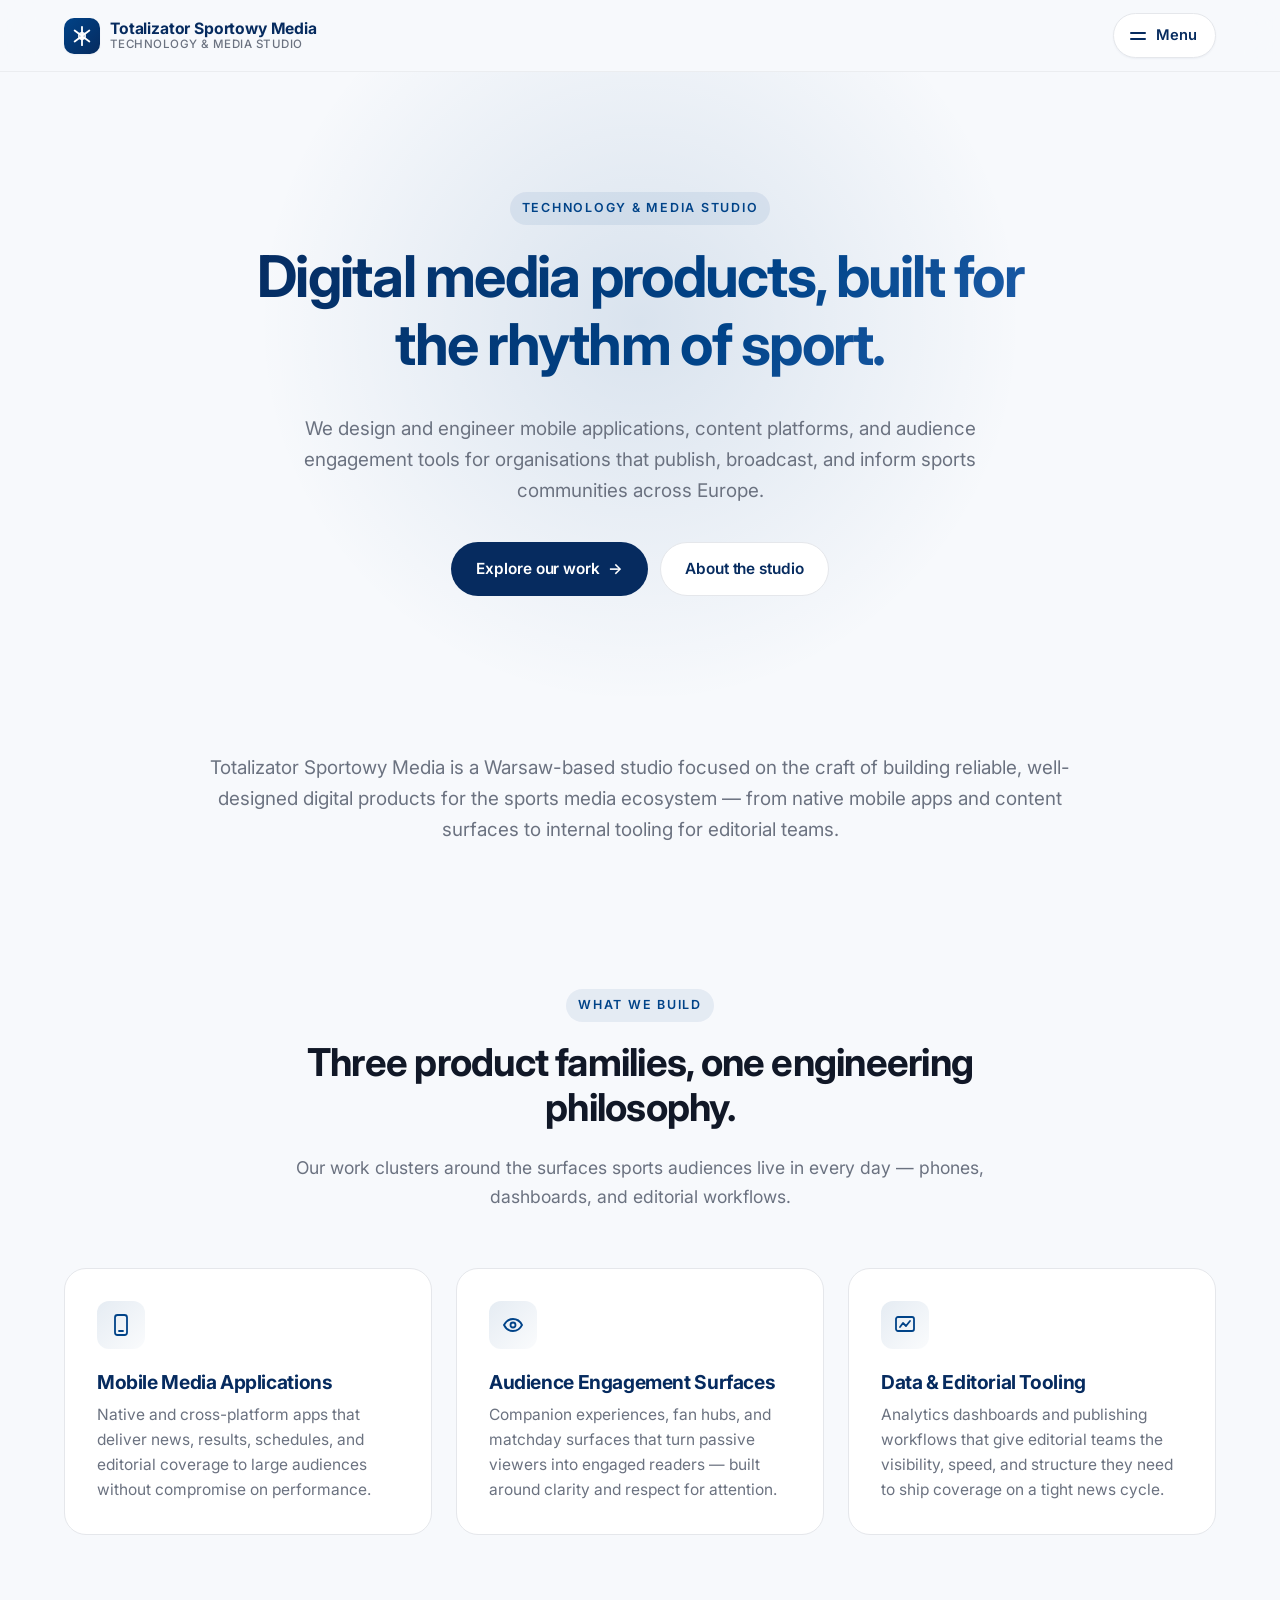
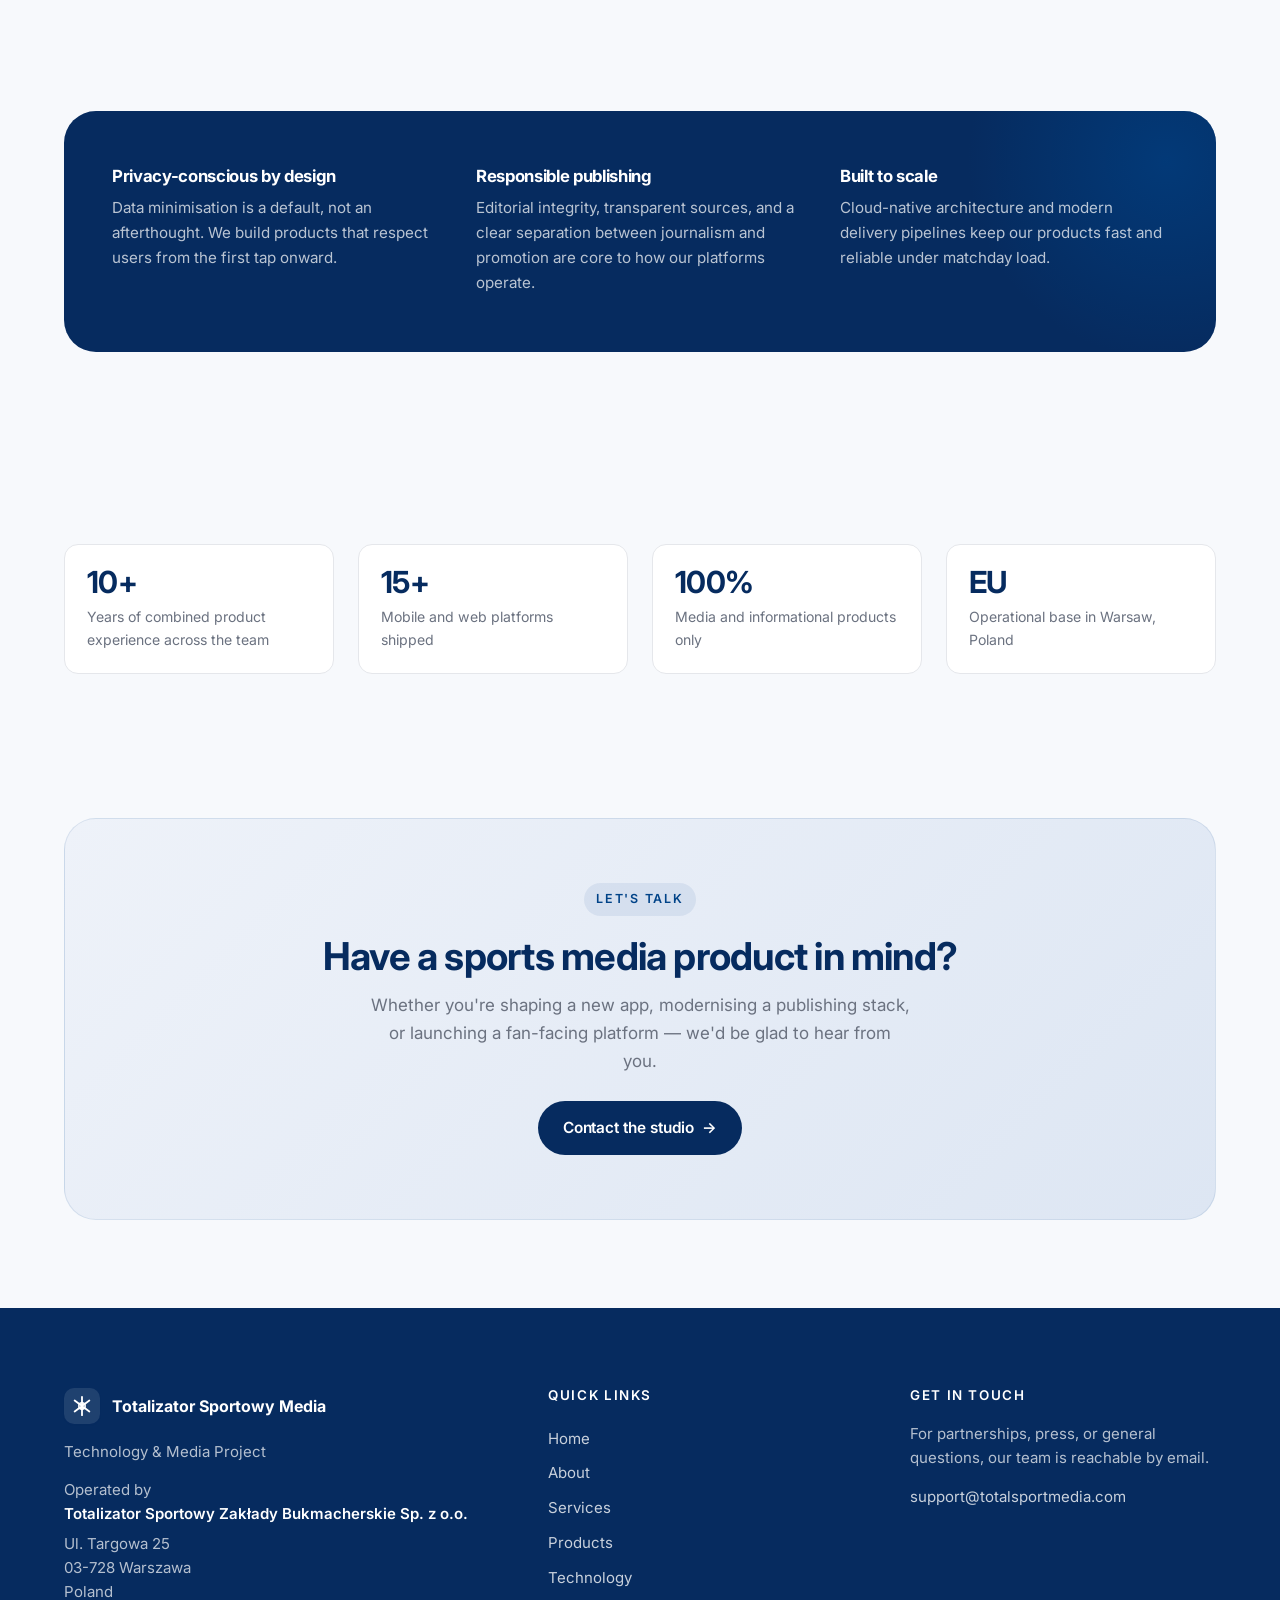
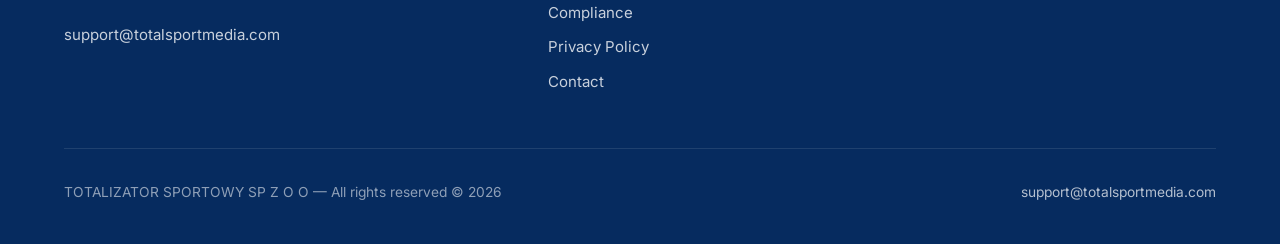
<file: index.html>
<!DOCTYPE html>
<html lang="en">
<head>
<meta charset="UTF-8">
<meta name="viewport" content="width=device-width, initial-scale=1.0">
<title>Totalizator Sportowy Media — Technology &amp; Media Studio</title>
<meta name="description" content="Totalizator Sportowy Media is a Warsaw-based technology and media studio crafting mobile applications, content platforms, and audience engagement tools for the sports industry.">
<link rel="preconnect" href="https://fonts.googleapis.com">
<link rel="preconnect" href="https://fonts.gstatic.com" crossorigin>
<link href="https://fonts.googleapis.com/css2?family=Inter:wght@400;500;600;700;800&display=swap" rel="stylesheet">
<link rel="stylesheet" href="/assets/css/style.css">
<link rel="icon" type="image/svg+xml" href="data:image/svg+xml;utf8,<svg xmlns='http://www.w3.org/2000/svg' viewBox='0 0 24 24'><rect width='24' height='24' rx='6' fill='%23062B5F'/><path d='M12 4 L12 20 M5 7 L19 17 M5 17 L19 7' stroke='white' stroke-width='1.8' stroke-linecap='round'/><circle cx='12' cy='12' r='3' stroke='white' stroke-width='1.4' fill='none'/></svg>">
</head>
<body>

<header class="site-header">
  <div class="container header-inner">
    <a href="/" class="brand" aria-label="Totalizator Sportowy Media — Home">
      <span class="brand-mark" aria-hidden="true">
        <svg viewBox="0 0 24 24" fill="none" xmlns="http://www.w3.org/2000/svg">
          <path d="M12 2 L12 22 M4 6 L20 18 M4 18 L20 6" stroke="#fff" stroke-width="2" stroke-linecap="round"/>
          <circle cx="12" cy="12" r="3.5" stroke="#fff" stroke-width="1.6" fill="none"/>
        </svg>
      </span>
      <span class="brand-text">
        <strong>Totalizator Sportowy Media</strong>
        <span>Technology &amp; Media Studio</span>
      </span>
    </a>
    <button class="menu-toggle" type="button" data-menu-toggle aria-expanded="false" aria-controls="main-menu">
      <span class="bars" aria-hidden="true"></span>
      <span>Menu</span>
    </button>
  </div>
</header>

<div class="menu-panel" id="main-menu" data-menu-panel aria-hidden="true" role="dialog" aria-modal="true" aria-label="Site navigation">
  <div class="menu-backdrop" data-menu-backdrop></div>
  <div class="menu-dialog">
    <div class="menu-header">
      <span>Navigation</span>
      <button class="menu-close" type="button" data-menu-close aria-label="Close menu">
        <svg width="16" height="16" viewBox="0 0 16 16" fill="none" xmlns="http://www.w3.org/2000/svg">
          <path d="M3 3 L13 13 M13 3 L3 13" stroke="currentColor" stroke-width="2" stroke-linecap="round"/>
        </svg>
      </button>
    </div>
    <nav class="menu-nav" aria-label="Main">
      <a href="/">Home</a>
      <a href="/company/">Company</a>
      <a href="/solutions/">Solutions</a>
      <a href="/platforms/">Platforms</a>
      <a href="/engineering/">Engineering</a>
      <a href="/standards/">Standards</a>
      <a href="/privacy/">Privacy Policy</a>
      <a href="/contact/">Contact</a>
    </nav>
    <div class="menu-footer">
      <strong>Totalizator Sportowy Media</strong>
      Ul. Targowa 25<br>
      03-728 Warszawa, Poland<br>
      <a href="mailto:support@totalsportmedia.com">support@totalsportmedia.com</a>
    </div>
  </div>
</div>

<main>

  <!-- HERO -->
  <section class="hero">
    <div class="container hero-inner">
      <span class="eyebrow">Technology &amp; Media Studio</span>
      <h1>Digital media products, built for the rhythm of sport.</h1>
      <p class="lead">We design and engineer mobile applications, content platforms, and audience engagement tools for organisations that publish, broadcast, and inform sports communities across Europe.</p>
      <div class="cta-row">
        <a href="/solutions/" class="btn btn-primary">Explore our work <span class="arrow" aria-hidden="true">→</span></a>
        <a href="/company/" class="btn btn-secondary">About the studio</a>
      </div>
    </div>
  </section>

  <!-- POSITIONING -->
  <section class="tight">
    <div class="container-narrow" style="text-align:center;">
      <p class="lead" style="margin:0;">
        Totalizator Sportowy Media is a Warsaw-based studio focused on the craft of building reliable, well-designed digital products for the sports media ecosystem &mdash; from native mobile apps and content surfaces to internal tooling for editorial teams.
      </p>
    </div>
  </section>

  <!-- CAPABILITY CARDS -->
  <section>
    <div class="container">
      <div class="section-head">
        <span class="eyebrow">What we build</span>
        <h2>Three product families, one engineering philosophy.</h2>
        <p>Our work clusters around the surfaces sports audiences live in every day &mdash; phones, dashboards, and editorial workflows.</p>
      </div>

      <div class="grid grid-3">
        <article class="card">
          <div class="icon-tile" aria-hidden="true">
            <svg viewBox="0 0 24 24" fill="none" xmlns="http://www.w3.org/2000/svg">
              <rect x="6" y="2" width="12" height="20" rx="2.5" stroke="currentColor" stroke-width="1.8"/>
              <line x1="10" y1="18" x2="14" y2="18" stroke="currentColor" stroke-width="1.8" stroke-linecap="round"/>
            </svg>
          </div>
          <h3>Mobile Media Applications</h3>
          <p>Native and cross-platform apps that deliver news, results, schedules, and editorial coverage to large audiences without compromise on performance.</p>
        </article>

        <article class="card">
          <div class="icon-tile" aria-hidden="true">
            <svg viewBox="0 0 24 24" fill="none" xmlns="http://www.w3.org/2000/svg">
              <path d="M3 12 C5 8, 9 6, 12 6 S19 8, 21 12 C19 16, 15 18, 12 18 S5 16, 3 12 Z" stroke="currentColor" stroke-width="1.8"/>
              <circle cx="12" cy="12" r="2.5" stroke="currentColor" stroke-width="1.8"/>
            </svg>
          </div>
          <h3>Audience Engagement Surfaces</h3>
          <p>Companion experiences, fan hubs, and matchday surfaces that turn passive viewers into engaged readers &mdash; built around clarity and respect for attention.</p>
        </article>

        <article class="card">
          <div class="icon-tile" aria-hidden="true">
            <svg viewBox="0 0 24 24" fill="none" xmlns="http://www.w3.org/2000/svg">
              <rect x="3" y="4" width="18" height="14" rx="2" stroke="currentColor" stroke-width="1.8"/>
              <path d="M7 14 L10 10 L13 13 L17 8" stroke="currentColor" stroke-width="1.8" stroke-linecap="round" stroke-linejoin="round"/>
            </svg>
          </div>
          <h3>Data &amp; Editorial Tooling</h3>
          <p>Analytics dashboards and publishing workflows that give editorial teams the visibility, speed, and structure they need to ship coverage on a tight news cycle.</p>
        </article>
      </div>
    </div>
  </section>

  <!-- REASSURANCE ROW -->
  <section>
    <div class="container">
      <div class="reassurance">
        <div class="reassurance-grid">
          <div>
            <h3>Privacy-conscious by design</h3>
            <p>Data minimisation is a default, not an afterthought. We build products that respect users from the first tap onward.</p>
          </div>
          <div>
            <h3>Responsible publishing</h3>
            <p>Editorial integrity, transparent sources, and a clear separation between journalism and promotion are core to how our platforms operate.</p>
          </div>
          <div>
            <h3>Built to scale</h3>
            <p>Cloud-native architecture and modern delivery pipelines keep our products fast and reliable under matchday load.</p>
          </div>
        </div>
      </div>
    </div>
  </section>

  <!-- STATS -->
  <section class="tight">
    <div class="container">
      <div class="stats">
        <div class="stat"><div class="num">10+</div><div class="label">Years of combined product experience across the team</div></div>
        <div class="stat"><div class="num">15+</div><div class="label">Mobile and web platforms shipped</div></div>
        <div class="stat"><div class="num">100%</div><div class="label">Media and informational products only</div></div>
        <div class="stat"><div class="num">EU</div><div class="label">Operational base in Warsaw, Poland</div></div>
      </div>
    </div>
  </section>

  <!-- FINAL CTA -->
  <section>
    <div class="container">
      <div class="cta-block">
        <span class="eyebrow">Let's talk</span>
        <h2>Have a sports media product in mind?</h2>
        <p>Whether you're shaping a new app, modernising a publishing stack, or launching a fan-facing platform &mdash; we'd be glad to hear from you.</p>
        <a href="/contact/" class="btn btn-primary">Contact the studio <span class="arrow" aria-hidden="true">→</span></a>
      </div>
    </div>
  </section>

</main>

<footer class="site-footer">
  <div class="container">
    <div class="footer-grid">
      <div class="footer-col">
        <div class="footer-brand">
          <span class="brand-mark" aria-hidden="true">
            <svg viewBox="0 0 24 24" fill="none" xmlns="http://www.w3.org/2000/svg">
              <path d="M12 2 L12 22 M4 6 L20 18 M4 18 L20 6" stroke="#fff" stroke-width="2" stroke-linecap="round"/>
              <circle cx="12" cy="12" r="3.5" stroke="#fff" stroke-width="1.6" fill="none"/>
            </svg>
          </span>
          <span>Totalizator Sportowy Media</span>
        </div>
        <p>Technology &amp; Media Project</p>
        <p style="margin-top:14px;">Operated by<br><strong style="color:#fff;font-weight:600;">Totalizator Sportowy Zakłady Bukmacherskie Sp. z o.o.</strong></p>
        <p>Ul. Targowa 25<br>03-728 Warszawa<br>Poland</p>
        <p style="margin-top:14px;"><a href="mailto:support@totalsportmedia.com">support@totalsportmedia.com</a></p>
      </div>
      <div class="footer-col">
        <h4>Quick Links</h4>
        <a href="/">Home</a>
        <a href="/company/">About</a>
        <a href="/solutions/">Services</a>
        <a href="/platforms/">Products</a>
        <a href="/engineering/">Technology</a>
        <a href="/standards/">Compliance</a>
        <a href="/privacy/">Privacy Policy</a>
        <a href="/contact/">Contact</a>
      </div>
      <div class="footer-col">
        <h4>Get in touch</h4>
        <p>For partnerships, press, or general questions, our team is reachable by email.</p>
        <p style="margin-top:10px;"><a href="mailto:support@totalsportmedia.com">support@totalsportmedia.com</a></p>
      </div>
    </div>
    <div class="footer-bottom">
      <span>TOTALIZATOR SPORTOWY SP Z O O &mdash; All rights reserved &copy; 2026</span>
      <a href="mailto:support@totalsportmedia.com">support@totalsportmedia.com</a>
    </div>
  </div>
</footer>

<script src="/assets/js/script.js"></script>
</body>
</html>
</file>
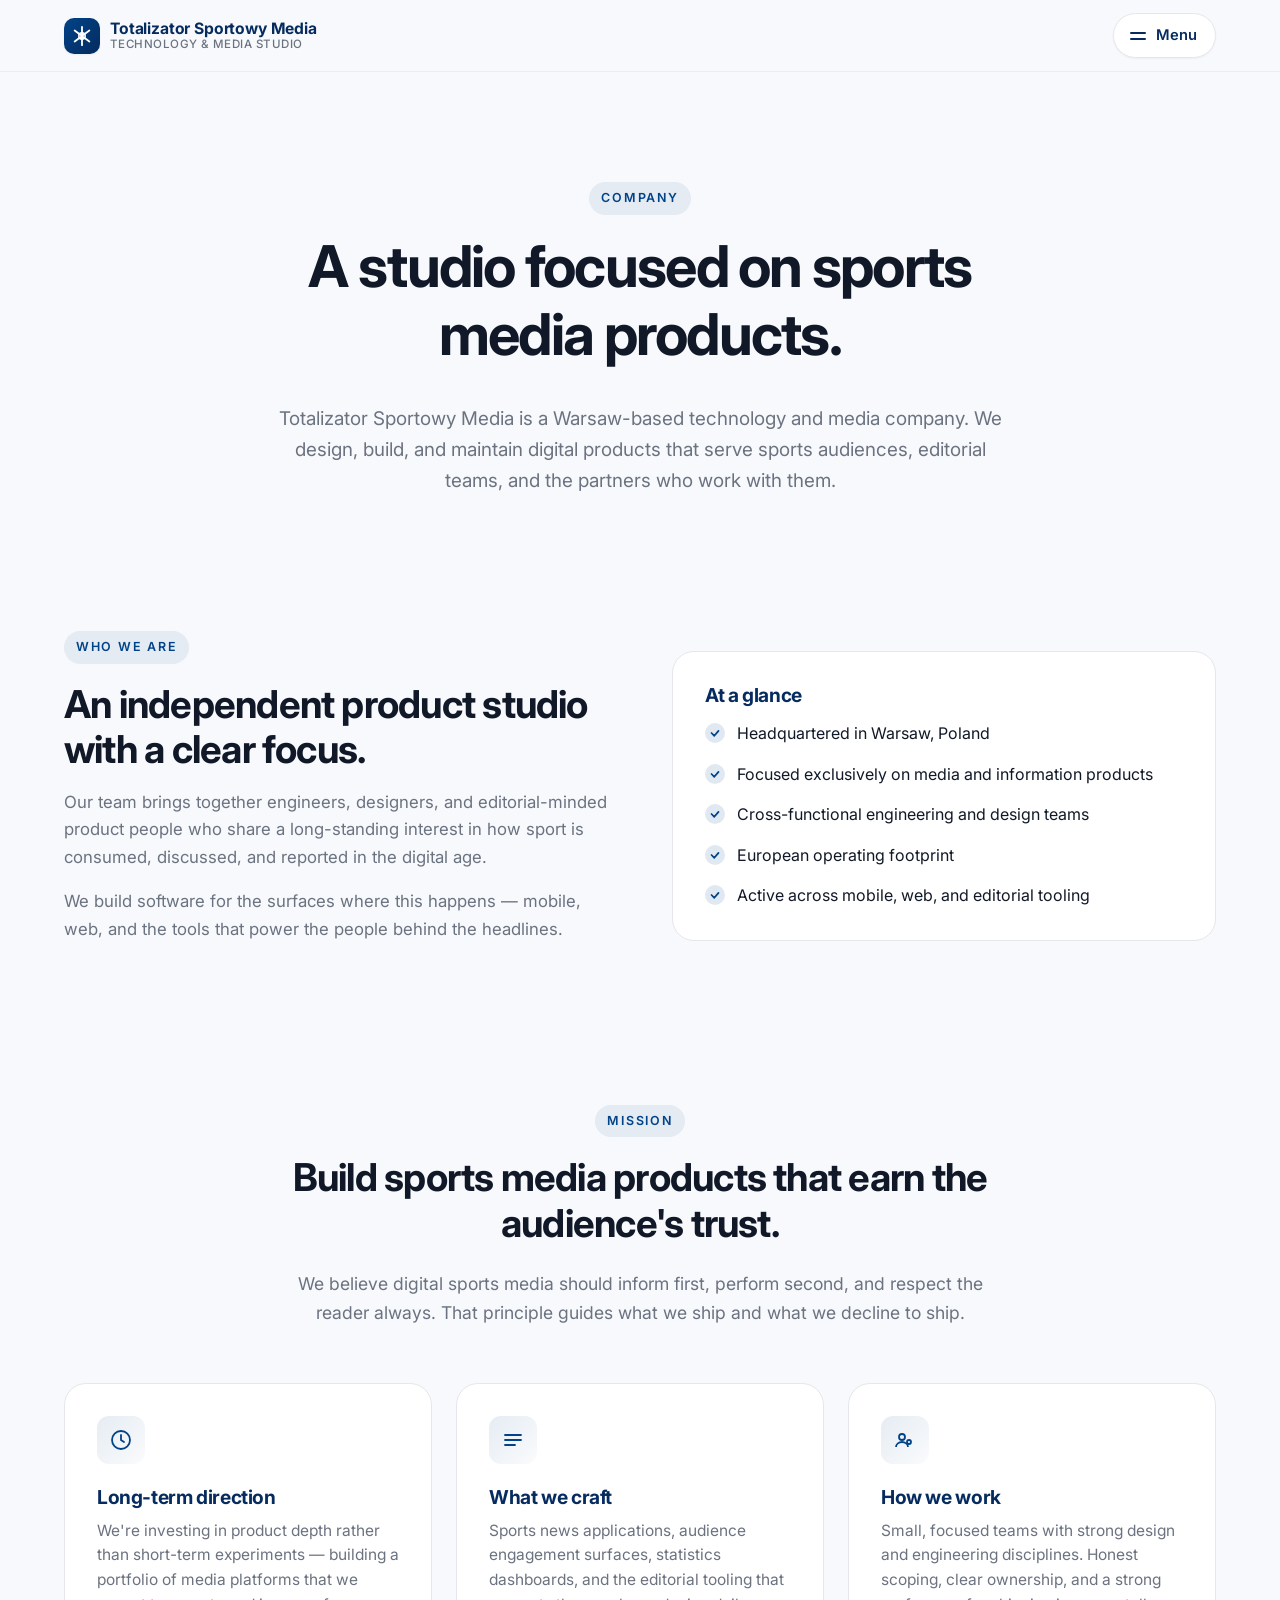
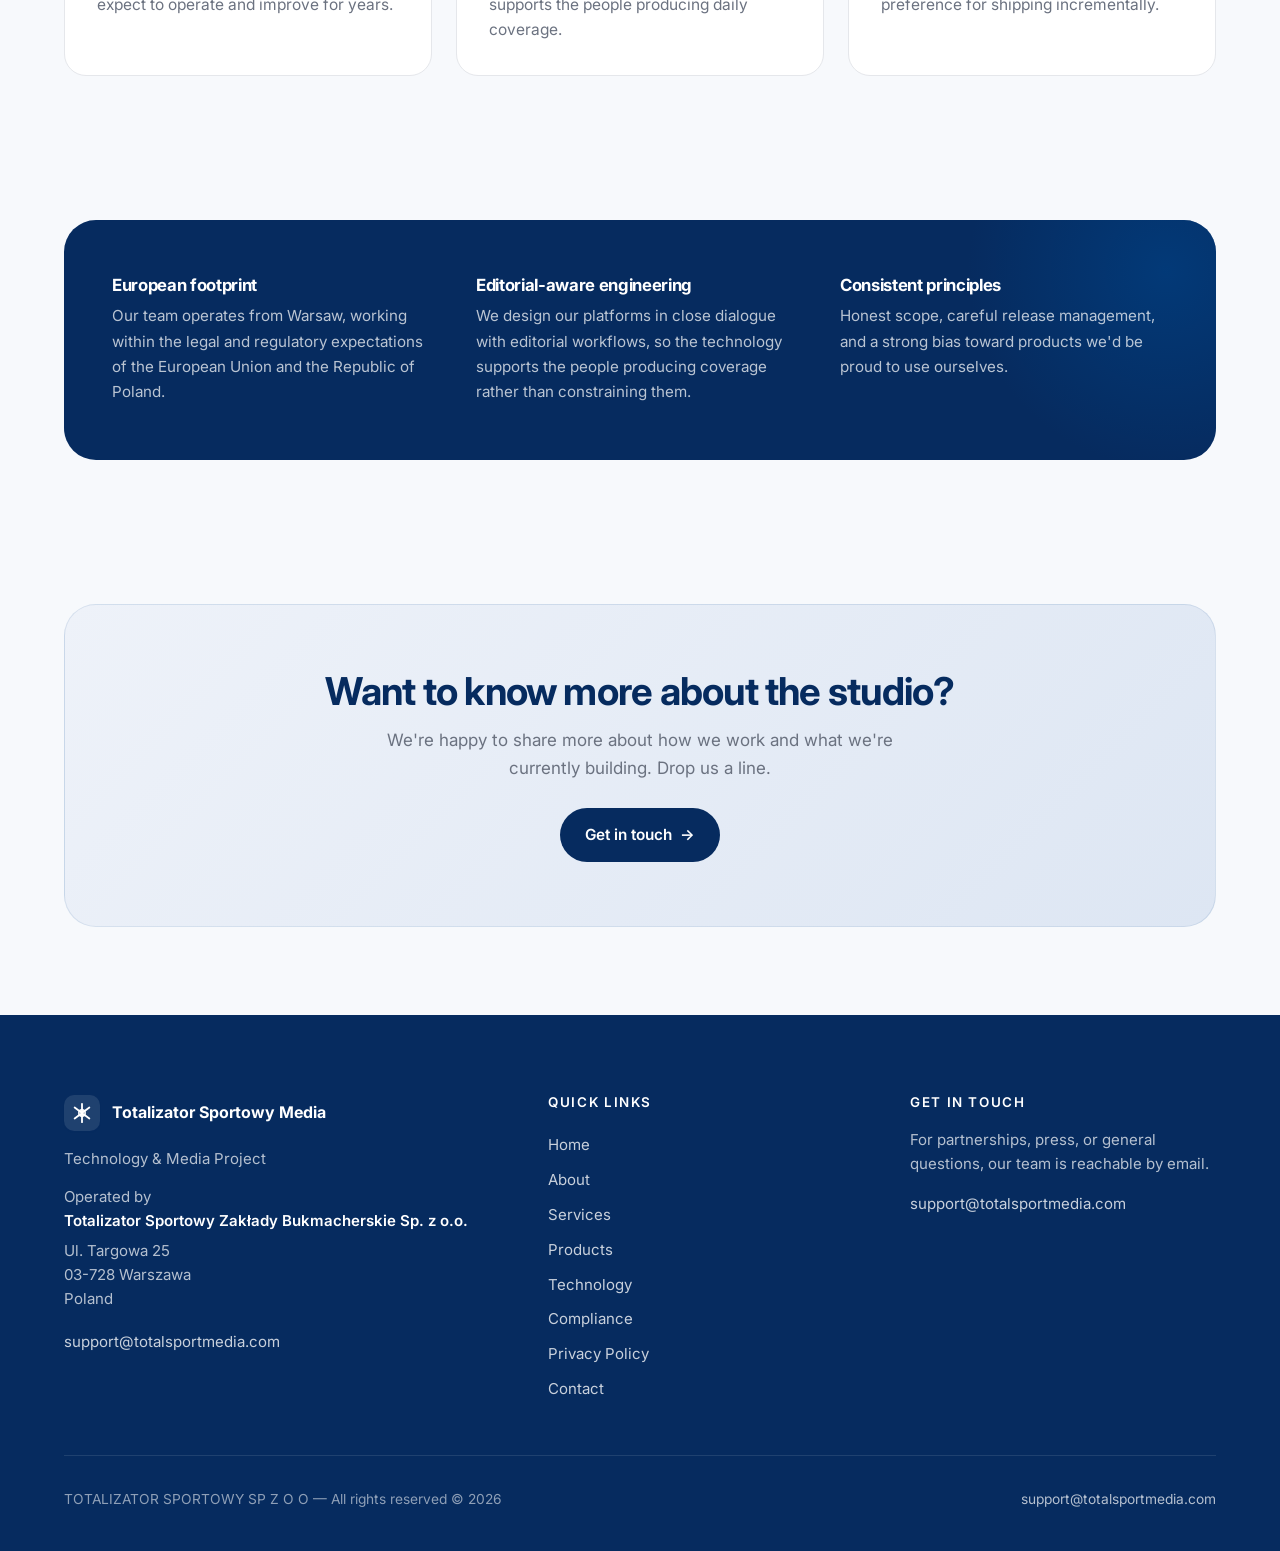
<file: company/index.html>
<!DOCTYPE html>
<html lang="en">
<head>
<meta charset="UTF-8">
<meta name="viewport" content="width=device-width, initial-scale=1.0">
<title>Company — Totalizator Sportowy Media</title>
<meta name="description" content="Learn about Totalizator Sportowy Media, a Warsaw-based technology and media studio building digital products for the sports media industry.">
<link rel="preconnect" href="https://fonts.googleapis.com">
<link rel="preconnect" href="https://fonts.gstatic.com" crossorigin>
<link href="https://fonts.googleapis.com/css2?family=Inter:wght@400;500;600;700;800&display=swap" rel="stylesheet">
<link rel="stylesheet" href="/assets/css/style.css">
<link rel="icon" type="image/svg+xml" href="data:image/svg+xml;utf8,<svg xmlns='http://www.w3.org/2000/svg' viewBox='0 0 24 24'><rect width='24' height='24' rx='6' fill='%23062B5F'/><path d='M12 4 L12 20 M5 7 L19 17 M5 17 L19 7' stroke='white' stroke-width='1.8' stroke-linecap='round'/><circle cx='12' cy='12' r='3' stroke='white' stroke-width='1.4' fill='none'/></svg>">
</head>
<body>

<header class="site-header">
  <div class="container header-inner">
    <a href="/" class="brand" aria-label="Totalizator Sportowy Media — Home">
      <span class="brand-mark" aria-hidden="true">
        <svg viewBox="0 0 24 24" fill="none" xmlns="http://www.w3.org/2000/svg">
          <path d="M12 2 L12 22 M4 6 L20 18 M4 18 L20 6" stroke="#fff" stroke-width="2" stroke-linecap="round"/>
          <circle cx="12" cy="12" r="3.5" stroke="#fff" stroke-width="1.6" fill="none"/>
        </svg>
      </span>
      <span class="brand-text">
        <strong>Totalizator Sportowy Media</strong>
        <span>Technology &amp; Media Studio</span>
      </span>
    </a>
    <button class="menu-toggle" type="button" data-menu-toggle aria-expanded="false" aria-controls="main-menu">
      <span class="bars" aria-hidden="true"></span>
      <span>Menu</span>
    </button>
  </div>
</header>

<div class="menu-panel" id="main-menu" data-menu-panel aria-hidden="true" role="dialog" aria-modal="true" aria-label="Site navigation">
  <div class="menu-backdrop" data-menu-backdrop></div>
  <div class="menu-dialog">
    <div class="menu-header">
      <span>Navigation</span>
      <button class="menu-close" type="button" data-menu-close aria-label="Close menu">
        <svg width="16" height="16" viewBox="0 0 16 16" fill="none" xmlns="http://www.w3.org/2000/svg">
          <path d="M3 3 L13 13 M13 3 L3 13" stroke="currentColor" stroke-width="2" stroke-linecap="round"/>
        </svg>
      </button>
    </div>
    <nav class="menu-nav" aria-label="Main">
      <a href="/">Home</a>
      <a href="/company/">Company</a>
      <a href="/solutions/">Solutions</a>
      <a href="/platforms/">Platforms</a>
      <a href="/engineering/">Engineering</a>
      <a href="/standards/">Standards</a>
      <a href="/privacy/">Privacy Policy</a>
      <a href="/contact/">Contact</a>
    </nav>
    <div class="menu-footer">
      <strong>Totalizator Sportowy Media</strong>
      Ul. Targowa 25<br>
      03-728 Warszawa, Poland<br>
      <a href="mailto:support@totalsportmedia.com">support@totalsportmedia.com</a>
    </div>
  </div>
</div>

<main>

  <section class="page-intro">
    <div class="container-narrow">
      <span class="eyebrow">Company</span>
      <h1>A studio focused on sports media products.</h1>
      <p class="lead">Totalizator Sportowy Media is a Warsaw-based technology and media company. We design, build, and maintain digital products that serve sports audiences, editorial teams, and the partners who work with them.</p>
    </div>
  </section>

  <section class="tight">
    <div class="container">
      <div class="split">
        <div class="split-text">
          <span class="eyebrow">Who we are</span>
          <h2>An independent product studio with a clear focus.</h2>
          <p>Our team brings together engineers, designers, and editorial-minded product people who share a long-standing interest in how sport is consumed, discussed, and reported in the digital age.</p>
          <p>We build software for the surfaces where this happens &mdash; mobile, web, and the tools that power the people behind the headlines.</p>
        </div>
        <div>
          <div class="card">
            <h3>At a glance</h3>
            <ul class="feature-list" style="margin-top:14px;">
              <li>Headquartered in Warsaw, Poland</li>
              <li>Focused exclusively on media and information products</li>
              <li>Cross-functional engineering and design teams</li>
              <li>European operating footprint</li>
              <li>Active across mobile, web, and editorial tooling</li>
            </ul>
          </div>
        </div>
      </div>
    </div>
  </section>

  <section>
    <div class="container">
      <div class="section-head">
        <span class="eyebrow">Mission</span>
        <h2>Build sports media products that earn the audience's trust.</h2>
        <p>We believe digital sports media should inform first, perform second, and respect the reader always. That principle guides what we ship and what we decline to ship.</p>
      </div>

      <div class="grid grid-3">
        <article class="card">
          <div class="icon-tile" aria-hidden="true">
            <svg viewBox="0 0 24 24" fill="none"><circle cx="12" cy="12" r="9" stroke="currentColor" stroke-width="1.8"/><path d="M12 7 V12 L15 14" stroke="currentColor" stroke-width="1.8" stroke-linecap="round"/></svg>
          </div>
          <h3>Long-term direction</h3>
          <p>We're investing in product depth rather than short-term experiments &mdash; building a portfolio of media platforms that we expect to operate and improve for years.</p>
        </article>
        <article class="card">
          <div class="icon-tile" aria-hidden="true">
            <svg viewBox="0 0 24 24" fill="none"><path d="M4 7 H20 M4 12 H20 M4 17 H14" stroke="currentColor" stroke-width="1.8" stroke-linecap="round"/></svg>
          </div>
          <h3>What we craft</h3>
          <p>Sports news applications, audience engagement surfaces, statistics dashboards, and the editorial tooling that supports the people producing daily coverage.</p>
        </article>
        <article class="card">
          <div class="icon-tile" aria-hidden="true">
            <svg viewBox="0 0 24 24" fill="none"><circle cx="9" cy="9" r="3" stroke="currentColor" stroke-width="1.8"/><circle cx="16" cy="14" r="2" stroke="currentColor" stroke-width="1.8"/><path d="M3 19 C3 16, 6 14, 9 14 S15 16, 15 19" stroke="currentColor" stroke-width="1.8"/></svg>
          </div>
          <h3>How we work</h3>
          <p>Small, focused teams with strong design and engineering disciplines. Honest scoping, clear ownership, and a strong preference for shipping incrementally.</p>
        </article>
      </div>
    </div>
  </section>

  <section class="tight">
    <div class="container">
      <div class="reassurance">
        <div class="reassurance-grid">
          <div>
            <h3>European footprint</h3>
            <p>Our team operates from Warsaw, working within the legal and regulatory expectations of the European Union and the Republic of Poland.</p>
          </div>
          <div>
            <h3>Editorial-aware engineering</h3>
            <p>We design our platforms in close dialogue with editorial workflows, so the technology supports the people producing coverage rather than constraining them.</p>
          </div>
          <div>
            <h3>Consistent principles</h3>
            <p>Honest scope, careful release management, and a strong bias toward products we'd be proud to use ourselves.</p>
          </div>
        </div>
      </div>
    </div>
  </section>

  <section>
    <div class="container">
      <div class="cta-block">
        <h2>Want to know more about the studio?</h2>
        <p>We're happy to share more about how we work and what we're currently building. Drop us a line.</p>
        <a href="/contact/" class="btn btn-primary">Get in touch <span class="arrow" aria-hidden="true">→</span></a>
      </div>
    </div>
  </section>

</main>

<footer class="site-footer">
  <div class="container">
    <div class="footer-grid">
      <div class="footer-col">
        <div class="footer-brand">
          <span class="brand-mark" aria-hidden="true">
            <svg viewBox="0 0 24 24" fill="none" xmlns="http://www.w3.org/2000/svg">
              <path d="M12 2 L12 22 M4 6 L20 18 M4 18 L20 6" stroke="#fff" stroke-width="2" stroke-linecap="round"/>
              <circle cx="12" cy="12" r="3.5" stroke="#fff" stroke-width="1.6" fill="none"/>
            </svg>
          </span>
          <span>Totalizator Sportowy Media</span>
        </div>
        <p>Technology &amp; Media Project</p>
        <p style="margin-top:14px;">Operated by<br><strong style="color:#fff;font-weight:600;">Totalizator Sportowy Zakłady Bukmacherskie Sp. z o.o.</strong></p>
        <p>Ul. Targowa 25<br>03-728 Warszawa<br>Poland</p>
        <p style="margin-top:14px;"><a href="mailto:support@totalsportmedia.com">support@totalsportmedia.com</a></p>
      </div>
      <div class="footer-col">
        <h4>Quick Links</h4>
        <a href="/">Home</a>
        <a href="/company/">About</a>
        <a href="/solutions/">Services</a>
        <a href="/platforms/">Products</a>
        <a href="/engineering/">Technology</a>
        <a href="/standards/">Compliance</a>
        <a href="/privacy/">Privacy Policy</a>
        <a href="/contact/">Contact</a>
      </div>
      <div class="footer-col">
        <h4>Get in touch</h4>
        <p>For partnerships, press, or general questions, our team is reachable by email.</p>
        <p style="margin-top:10px;"><a href="mailto:support@totalsportmedia.com">support@totalsportmedia.com</a></p>
      </div>
    </div>
    <div class="footer-bottom">
      <span>TOTALIZATOR SPORTOWY SP Z O O &mdash; All rights reserved &copy; 2026</span>
      <a href="mailto:support@totalsportmedia.com">support@totalsportmedia.com</a>
    </div>
  </div>
</footer>

<script src="/assets/js/script.js"></script>
</body>
</html>
</file>
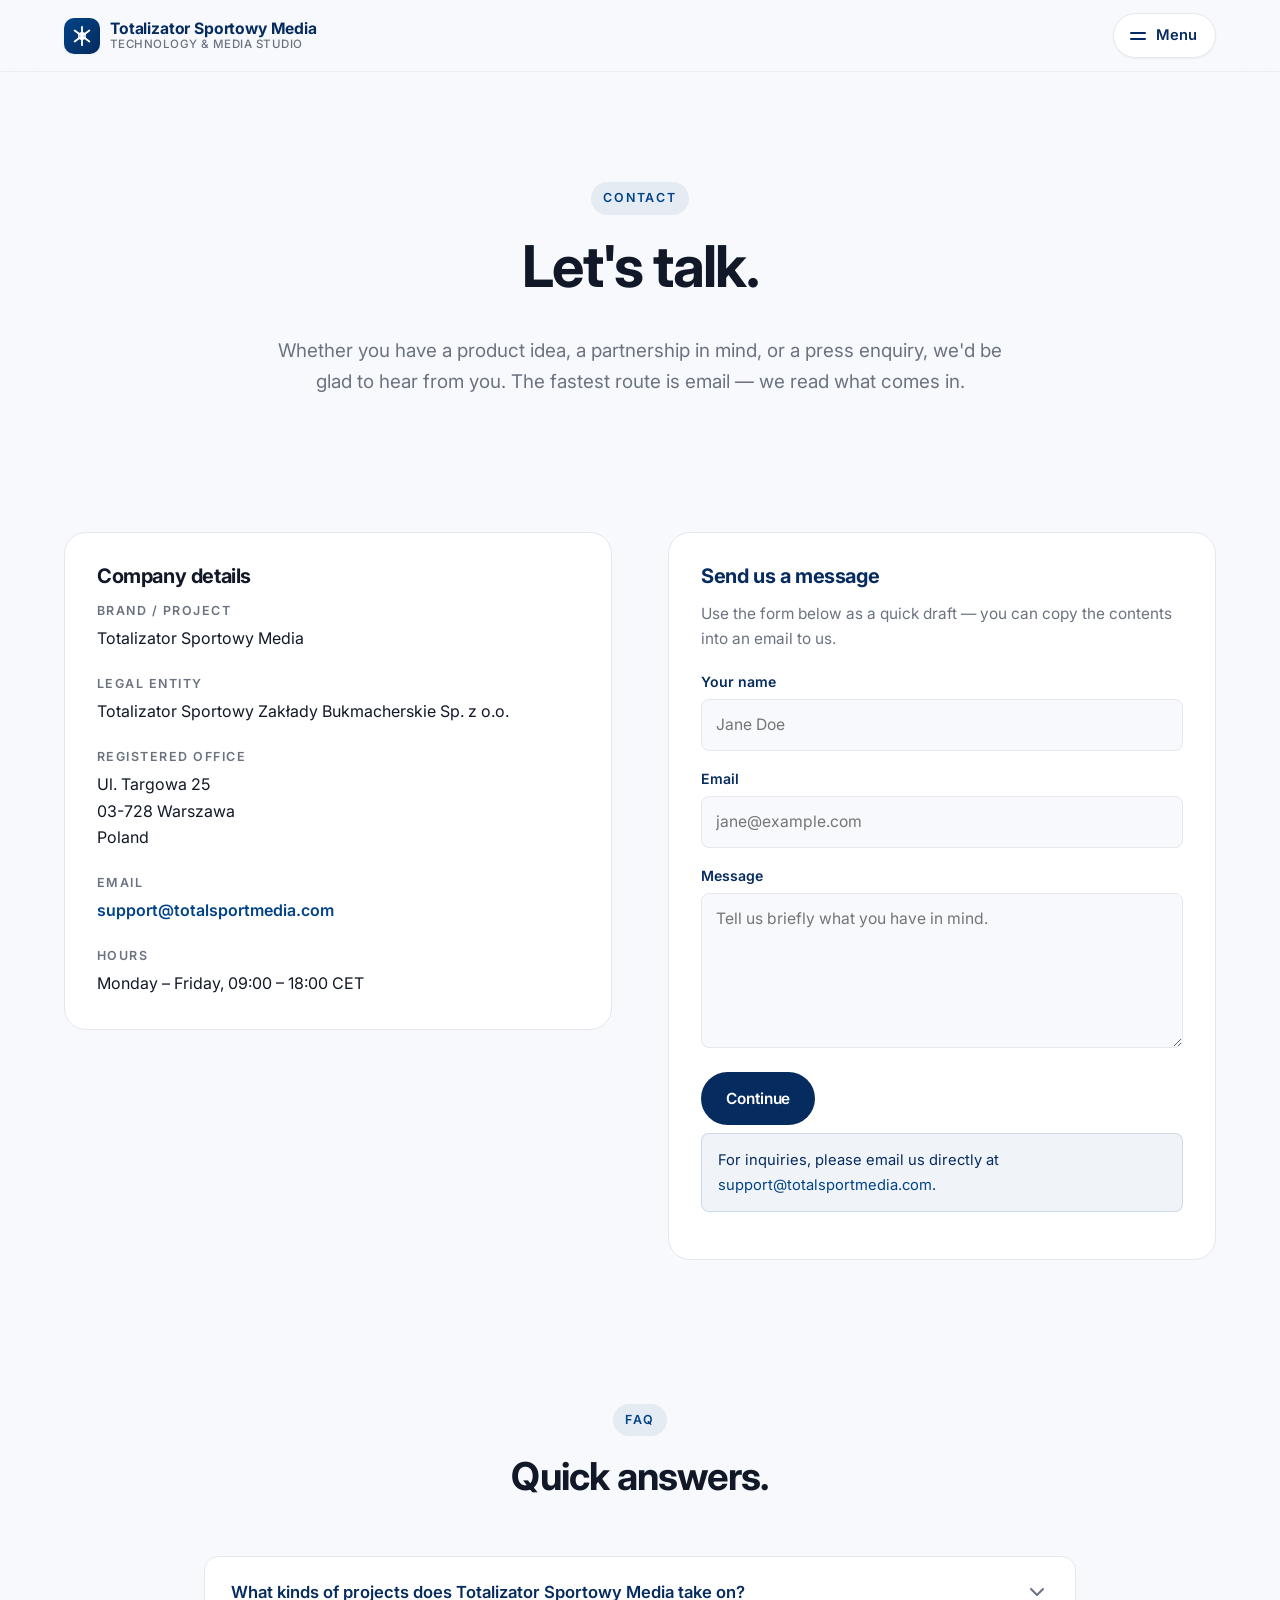
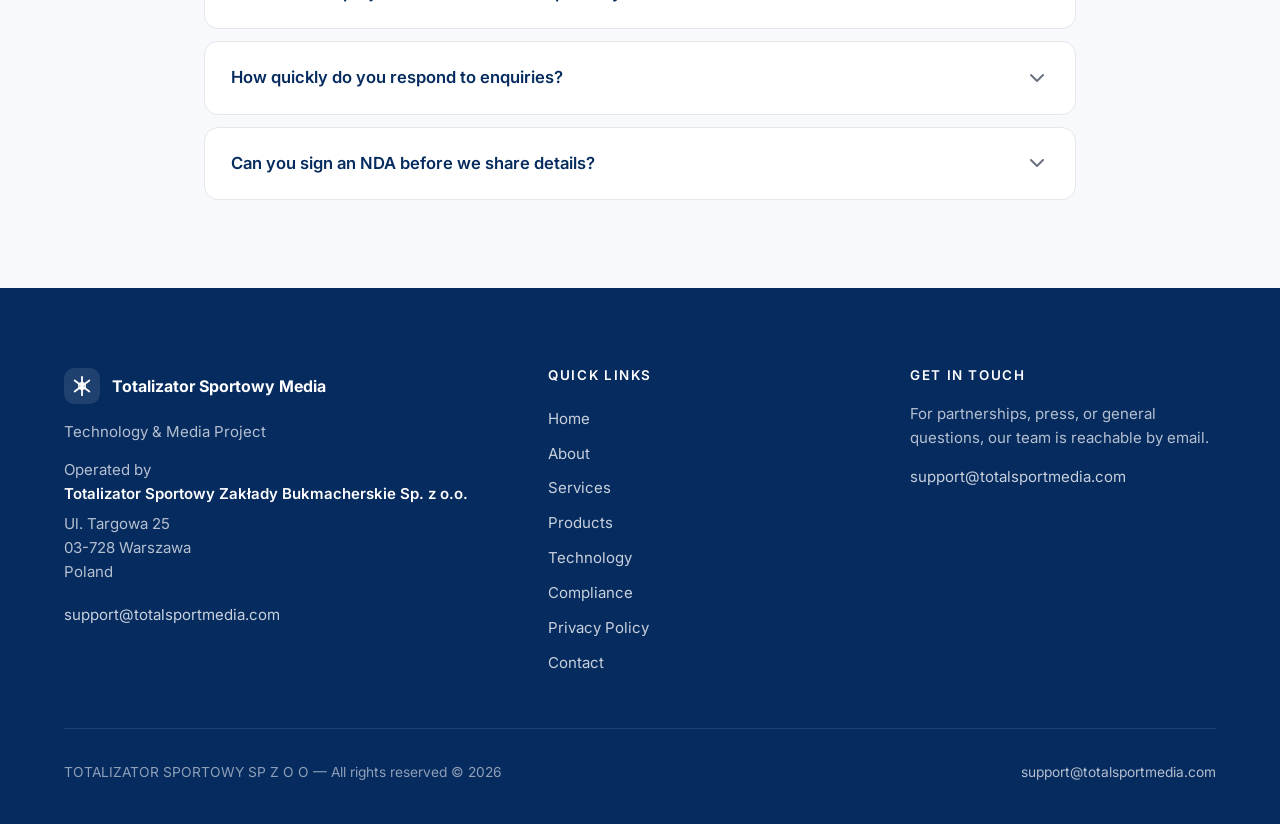
<file: contact/index.html>
<!DOCTYPE html>
<html lang="en">
<head>
<meta charset="UTF-8">
<meta name="viewport" content="width=device-width, initial-scale=1.0">
<title>Contact — Totalizator Sportowy Media</title>
<meta name="description" content="Reach Totalizator Sportowy Media in Warsaw, Poland. Email support@totalsportmedia.com, company details, contact form, and frequently asked questions.">
<link rel="preconnect" href="https://fonts.googleapis.com">
<link rel="preconnect" href="https://fonts.gstatic.com" crossorigin>
<link href="https://fonts.googleapis.com/css2?family=Inter:wght@400;500;600;700;800&display=swap" rel="stylesheet">
<link rel="stylesheet" href="/assets/css/style.css">
<link rel="icon" type="image/svg+xml" href="data:image/svg+xml;utf8,<svg xmlns='http://www.w3.org/2000/svg' viewBox='0 0 24 24'><rect width='24' height='24' rx='6' fill='%23062B5F'/><path d='M12 4 L12 20 M5 7 L19 17 M5 17 L19 7' stroke='white' stroke-width='1.8' stroke-linecap='round'/><circle cx='12' cy='12' r='3' stroke='white' stroke-width='1.4' fill='none'/></svg>">
</head>
<body>

<header class="site-header">
  <div class="container header-inner">
    <a href="/" class="brand" aria-label="Totalizator Sportowy Media — Home">
      <span class="brand-mark" aria-hidden="true">
        <svg viewBox="0 0 24 24" fill="none" xmlns="http://www.w3.org/2000/svg">
          <path d="M12 2 L12 22 M4 6 L20 18 M4 18 L20 6" stroke="#fff" stroke-width="2" stroke-linecap="round"/>
          <circle cx="12" cy="12" r="3.5" stroke="#fff" stroke-width="1.6" fill="none"/>
        </svg>
      </span>
      <span class="brand-text">
        <strong>Totalizator Sportowy Media</strong>
        <span>Technology &amp; Media Studio</span>
      </span>
    </a>
    <button class="menu-toggle" type="button" data-menu-toggle aria-expanded="false" aria-controls="main-menu">
      <span class="bars" aria-hidden="true"></span>
      <span>Menu</span>
    </button>
  </div>
</header>

<div class="menu-panel" id="main-menu" data-menu-panel aria-hidden="true" role="dialog" aria-modal="true" aria-label="Site navigation">
  <div class="menu-backdrop" data-menu-backdrop></div>
  <div class="menu-dialog">
    <div class="menu-header">
      <span>Navigation</span>
      <button class="menu-close" type="button" data-menu-close aria-label="Close menu">
        <svg width="16" height="16" viewBox="0 0 16 16" fill="none" xmlns="http://www.w3.org/2000/svg">
          <path d="M3 3 L13 13 M13 3 L3 13" stroke="currentColor" stroke-width="2" stroke-linecap="round"/>
        </svg>
      </button>
    </div>
    <nav class="menu-nav" aria-label="Main">
      <a href="/">Home</a>
      <a href="/company/">Company</a>
      <a href="/solutions/">Solutions</a>
      <a href="/platforms/">Platforms</a>
      <a href="/engineering/">Engineering</a>
      <a href="/standards/">Standards</a>
      <a href="/privacy/">Privacy Policy</a>
      <a href="/contact/">Contact</a>
    </nav>
    <div class="menu-footer">
      <strong>Totalizator Sportowy Media</strong>
      Ul. Targowa 25<br>
      03-728 Warszawa, Poland<br>
      <a href="mailto:support@totalsportmedia.com">support@totalsportmedia.com</a>
    </div>
  </div>
</div>

<main>

  <section class="page-intro">
    <div class="container-narrow">
      <span class="eyebrow">Contact</span>
      <h1>Let's talk.</h1>
      <p class="lead">Whether you have a product idea, a partnership in mind, or a press enquiry, we'd be glad to hear from you. The fastest route is email &mdash; we read what comes in.</p>
    </div>
  </section>

  <section class="tight">
    <div class="container">
      <div class="contact-grid">
        <div class="contact-info-card">
          <h3 style="margin-top:0;">Company details</h3>
          <dl>
            <div>
              <dt>Brand / Project</dt>
              <dd>Totalizator Sportowy Media</dd>
            </div>
            <div>
              <dt>Legal entity</dt>
              <dd>Totalizator Sportowy Zakłady Bukmacherskie Sp. z o.o.</dd>
            </div>
            <div>
              <dt>Registered office</dt>
              <dd>Ul. Targowa 25<br>03-728 Warszawa<br>Poland</dd>
            </div>
            <div>
              <dt>Email</dt>
              <dd><a href="mailto:support@totalsportmedia.com">support@totalsportmedia.com</a></dd>
            </div>
            <div>
              <dt>Hours</dt>
              <dd>Monday – Friday, 09:00 – 18:00 CET</dd>
            </div>
          </dl>
        </div>

        <div class="form-wrap">
          <h3 style="margin-top:0;">Send us a message</h3>
          <p class="muted" style="margin-bottom:18px;font-size:0.96rem;">Use the form below as a quick draft &mdash; you can copy the contents into an email to us.</p>
          <form data-contact-form novalidate>
            <div class="field">
              <label for="cf-name">Your name</label>
              <input type="text" id="cf-name" name="name" autocomplete="name" placeholder="Jane Doe">
            </div>
            <div class="field">
              <label for="cf-email">Email</label>
              <input type="email" id="cf-email" name="email" autocomplete="email" placeholder="jane@example.com">
            </div>
            <div class="field">
              <label for="cf-message">Message</label>
              <textarea id="cf-message" name="message" rows="5" placeholder="Tell us briefly what you have in mind."></textarea>
            </div>
            <button type="submit" class="btn btn-primary">Continue</button>
            <p class="form-note">For inquiries, please email us directly at <a href="mailto:support@totalsportmedia.com">support@totalsportmedia.com</a>.</p>
          </form>
        </div>
      </div>
    </div>
  </section>

  <section>
    <div class="container-narrow">
      <div class="section-head">
        <span class="eyebrow">FAQ</span>
        <h2>Quick answers.</h2>
      </div>

      <div class="faq-list">
        <div class="faq-item">
          <button class="faq-question" type="button" aria-expanded="false">
            <span>What kinds of projects does Totalizator Sportowy Media take on?</span>
            <svg class="chev" viewBox="0 0 24 24" fill="none" xmlns="http://www.w3.org/2000/svg" aria-hidden="true"><path d="M6 9 L12 15 L18 9" stroke="currentColor" stroke-width="2" stroke-linecap="round" stroke-linejoin="round"/></svg>
          </button>
          <div class="faq-answer">
            <div class="faq-answer-inner">
              We focus on sports-adjacent media and information products: mobile applications, content platforms, audience engagement surfaces, analytics dashboards, and the internal tooling that supports editorial teams. We do not build transactional sports products of any kind.
            </div>
          </div>
        </div>

        <div class="faq-item">
          <button class="faq-question" type="button" aria-expanded="false">
            <span>How quickly do you respond to enquiries?</span>
            <svg class="chev" viewBox="0 0 24 24" fill="none" xmlns="http://www.w3.org/2000/svg" aria-hidden="true"><path d="M6 9 L12 15 L18 9" stroke="currentColor" stroke-width="2" stroke-linecap="round" stroke-linejoin="round"/></svg>
          </button>
          <div class="faq-answer">
            <div class="faq-answer-inner">
              We aim to respond to email enquiries within two business days. For more involved proposals, an initial reply may be brief, followed by a more detailed response after we've had a chance to review the request.
            </div>
          </div>
        </div>

        <div class="faq-item">
          <button class="faq-question" type="button" aria-expanded="false">
            <span>Can you sign an NDA before we share details?</span>
            <svg class="chev" viewBox="0 0 24 24" fill="none" xmlns="http://www.w3.org/2000/svg" aria-hidden="true"><path d="M6 9 L12 15 L18 9" stroke="currentColor" stroke-width="2" stroke-linecap="round" stroke-linejoin="round"/></svg>
          </button>
          <div class="faq-answer">
            <div class="faq-answer-inner">
              Yes. If your enquiry involves confidential information, we're happy to sign a mutual NDA before any commercially sensitive material is exchanged. Mention this in your initial email and we'll send over a standard template.
            </div>
          </div>
        </div>
      </div>
    </div>
  </section>

</main>

<footer class="site-footer">
  <div class="container">
    <div class="footer-grid">
      <div class="footer-col">
        <div class="footer-brand">
          <span class="brand-mark" aria-hidden="true">
            <svg viewBox="0 0 24 24" fill="none" xmlns="http://www.w3.org/2000/svg">
              <path d="M12 2 L12 22 M4 6 L20 18 M4 18 L20 6" stroke="#fff" stroke-width="2" stroke-linecap="round"/>
              <circle cx="12" cy="12" r="3.5" stroke="#fff" stroke-width="1.6" fill="none"/>
            </svg>
          </span>
          <span>Totalizator Sportowy Media</span>
        </div>
        <p>Technology &amp; Media Project</p>
        <p style="margin-top:14px;">Operated by<br><strong style="color:#fff;font-weight:600;">Totalizator Sportowy Zakłady Bukmacherskie Sp. z o.o.</strong></p>
        <p>Ul. Targowa 25<br>03-728 Warszawa<br>Poland</p>
        <p style="margin-top:14px;"><a href="mailto:support@totalsportmedia.com">support@totalsportmedia.com</a></p>
      </div>
      <div class="footer-col">
        <h4>Quick Links</h4>
        <a href="/">Home</a>
        <a href="/company/">About</a>
        <a href="/solutions/">Services</a>
        <a href="/platforms/">Products</a>
        <a href="/engineering/">Technology</a>
        <a href="/standards/">Compliance</a>
        <a href="/privacy/">Privacy Policy</a>
        <a href="/contact/">Contact</a>
      </div>
      <div class="footer-col">
        <h4>Get in touch</h4>
        <p>For partnerships, press, or general questions, our team is reachable by email.</p>
        <p style="margin-top:10px;"><a href="mailto:support@totalsportmedia.com">support@totalsportmedia.com</a></p>
      </div>
    </div>
    <div class="footer-bottom">
      <span>TOTALIZATOR SPORTOWY SP Z O O &mdash; All rights reserved &copy; 2026</span>
      <a href="mailto:support@totalsportmedia.com">support@totalsportmedia.com</a>
    </div>
  </div>
</footer>

<script src="/assets/js/script.js"></script>
</body>
</html>
</file>
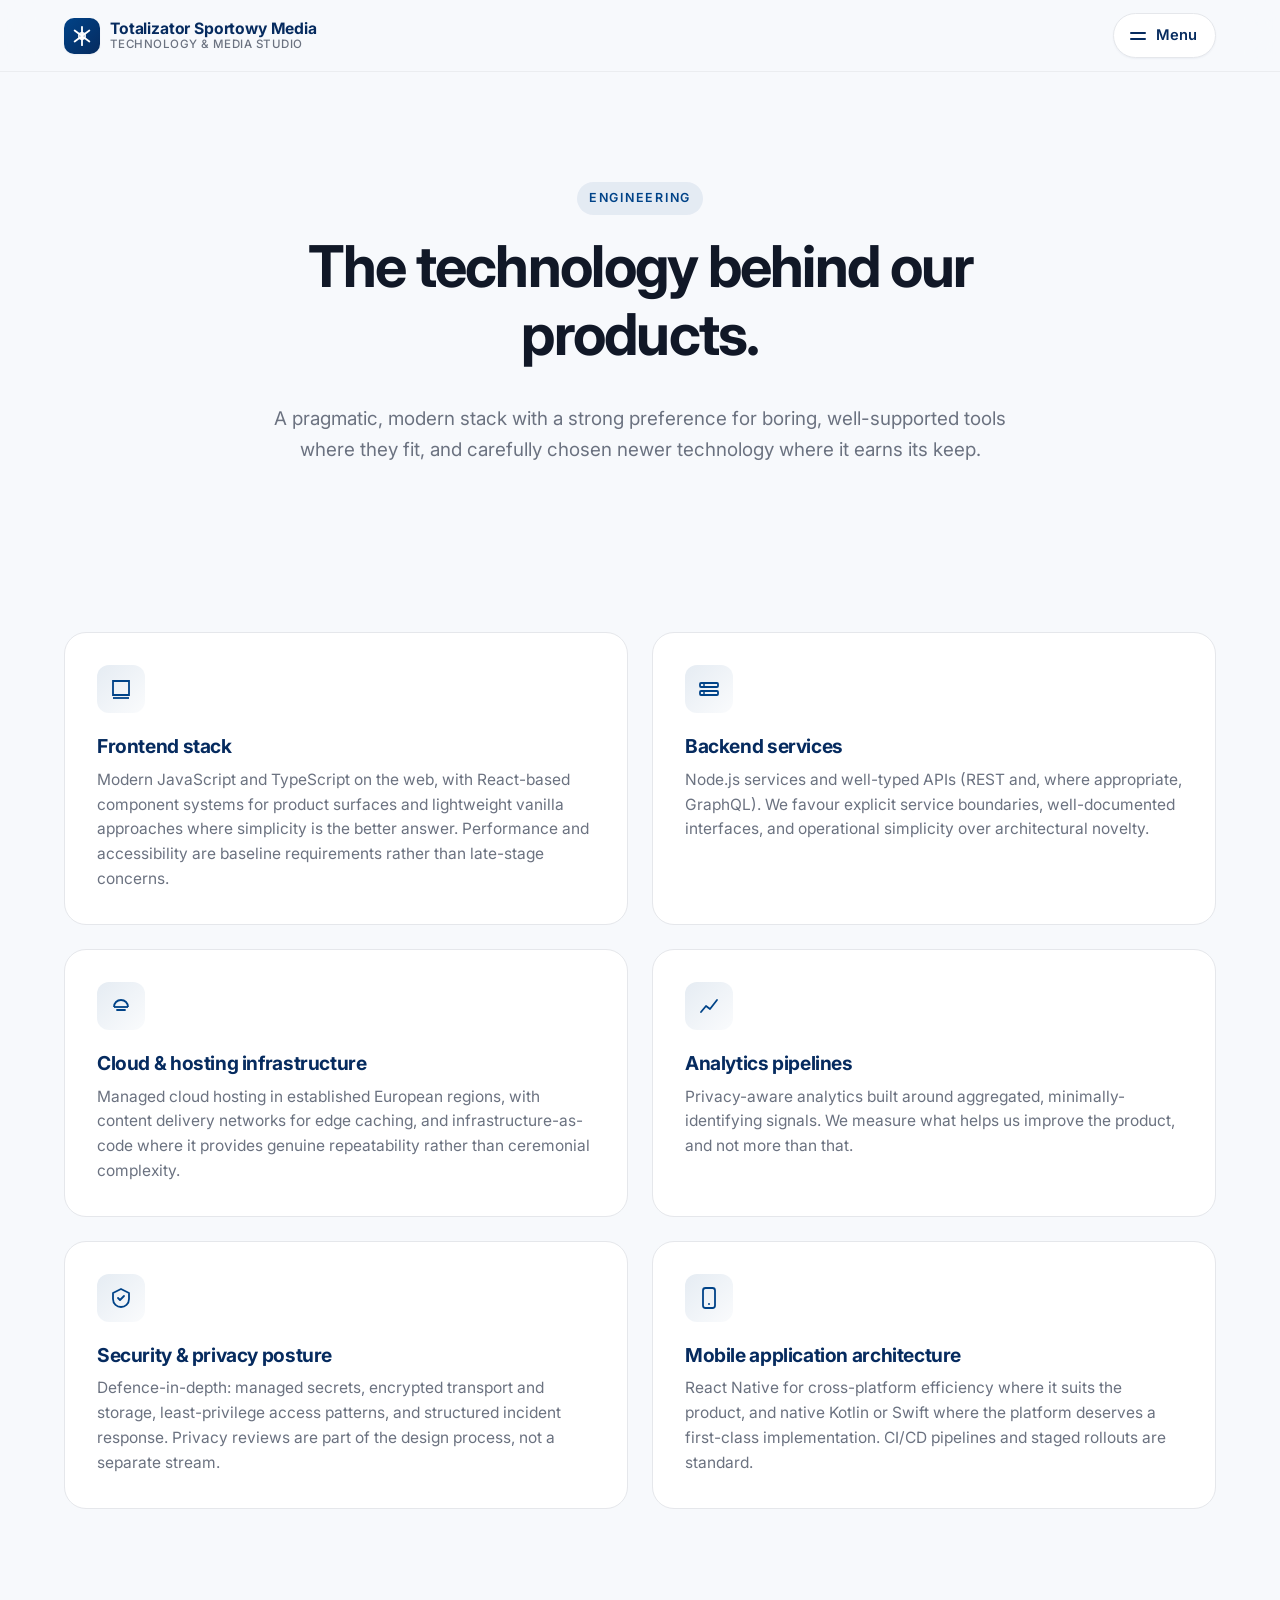
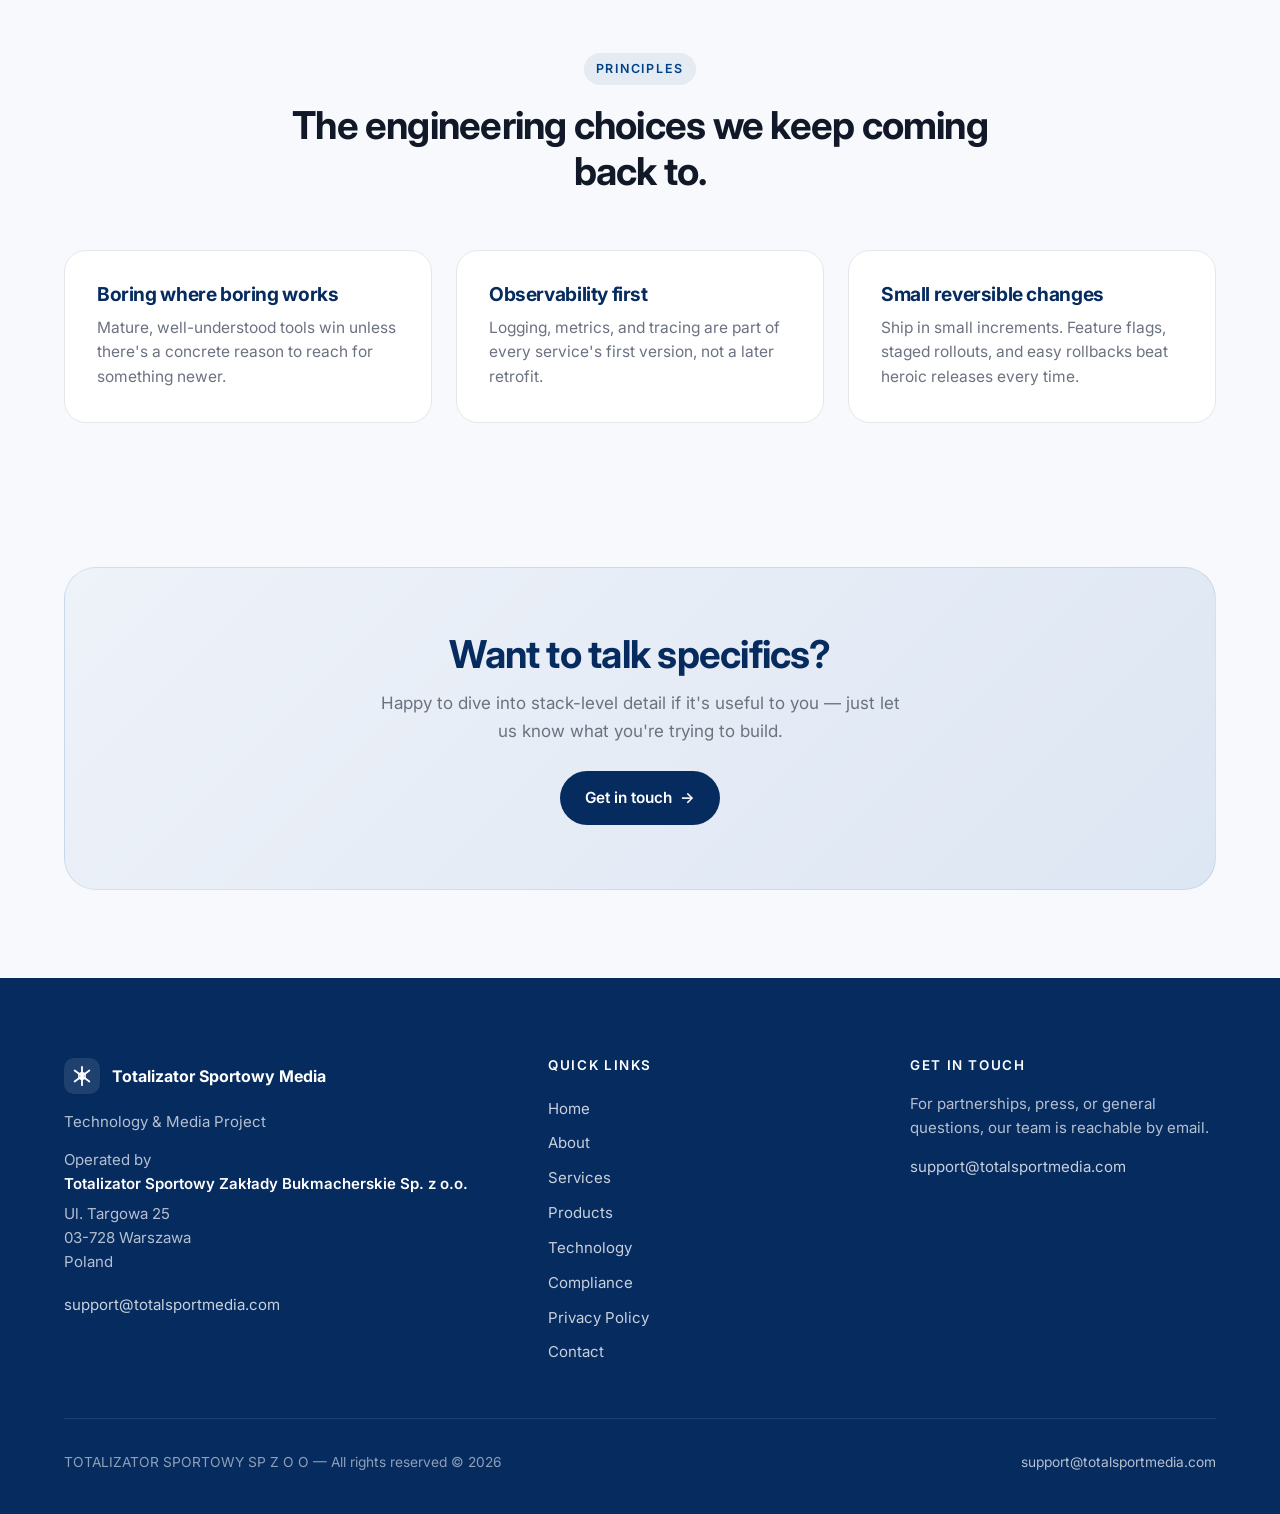
<file: engineering/index.html>
<!DOCTYPE html>
<html lang="en">
<head>
<meta charset="UTF-8">
<meta name="viewport" content="width=device-width, initial-scale=1.0">
<title>Engineering — Totalizator Sportowy Media</title>
<meta name="description" content="Frontend, backend, cloud, mobile, analytics, and security practices used by Totalizator Sportowy Media to build modern sports media platforms.">
<link rel="preconnect" href="https://fonts.googleapis.com">
<link rel="preconnect" href="https://fonts.gstatic.com" crossorigin>
<link href="https://fonts.googleapis.com/css2?family=Inter:wght@400;500;600;700;800&display=swap" rel="stylesheet">
<link rel="stylesheet" href="/assets/css/style.css">
<link rel="icon" type="image/svg+xml" href="data:image/svg+xml;utf8,<svg xmlns='http://www.w3.org/2000/svg' viewBox='0 0 24 24'><rect width='24' height='24' rx='6' fill='%23062B5F'/><path d='M12 4 L12 20 M5 7 L19 17 M5 17 L19 7' stroke='white' stroke-width='1.8' stroke-linecap='round'/><circle cx='12' cy='12' r='3' stroke='white' stroke-width='1.4' fill='none'/></svg>">
</head>
<body>

<header class="site-header">
  <div class="container header-inner">
    <a href="/" class="brand" aria-label="Totalizator Sportowy Media — Home">
      <span class="brand-mark" aria-hidden="true">
        <svg viewBox="0 0 24 24" fill="none" xmlns="http://www.w3.org/2000/svg">
          <path d="M12 2 L12 22 M4 6 L20 18 M4 18 L20 6" stroke="#fff" stroke-width="2" stroke-linecap="round"/>
          <circle cx="12" cy="12" r="3.5" stroke="#fff" stroke-width="1.6" fill="none"/>
        </svg>
      </span>
      <span class="brand-text">
        <strong>Totalizator Sportowy Media</strong>
        <span>Technology &amp; Media Studio</span>
      </span>
    </a>
    <button class="menu-toggle" type="button" data-menu-toggle aria-expanded="false" aria-controls="main-menu">
      <span class="bars" aria-hidden="true"></span>
      <span>Menu</span>
    </button>
  </div>
</header>

<div class="menu-panel" id="main-menu" data-menu-panel aria-hidden="true" role="dialog" aria-modal="true" aria-label="Site navigation">
  <div class="menu-backdrop" data-menu-backdrop></div>
  <div class="menu-dialog">
    <div class="menu-header">
      <span>Navigation</span>
      <button class="menu-close" type="button" data-menu-close aria-label="Close menu">
        <svg width="16" height="16" viewBox="0 0 16 16" fill="none" xmlns="http://www.w3.org/2000/svg">
          <path d="M3 3 L13 13 M13 3 L3 13" stroke="currentColor" stroke-width="2" stroke-linecap="round"/>
        </svg>
      </button>
    </div>
    <nav class="menu-nav" aria-label="Main">
      <a href="/">Home</a>
      <a href="/company/">Company</a>
      <a href="/solutions/">Solutions</a>
      <a href="/platforms/">Platforms</a>
      <a href="/engineering/">Engineering</a>
      <a href="/standards/">Standards</a>
      <a href="/privacy/">Privacy Policy</a>
      <a href="/contact/">Contact</a>
    </nav>
    <div class="menu-footer">
      <strong>Totalizator Sportowy Media</strong>
      Ul. Targowa 25<br>
      03-728 Warszawa, Poland<br>
      <a href="mailto:support@totalsportmedia.com">support@totalsportmedia.com</a>
    </div>
  </div>
</div>

<main>

  <section class="page-intro">
    <div class="container-narrow">
      <span class="eyebrow">Engineering</span>
      <h1>The technology behind our products.</h1>
      <p class="lead">A pragmatic, modern stack with a strong preference for boring, well-supported tools where they fit, and carefully chosen newer technology where it earns its keep.</p>
    </div>
  </section>

  <section>
    <div class="container">
      <div class="grid grid-2">
        <article class="card">
          <div class="icon-tile" aria-hidden="true">
            <svg viewBox="0 0 24 24" fill="none"><path d="M4 4 H20 V18 H4 Z" stroke="currentColor" stroke-width="1.8"/><path d="M4 21 H20" stroke="currentColor" stroke-width="1.8"/></svg>
          </div>
          <h3>Frontend stack</h3>
          <p>Modern JavaScript and TypeScript on the web, with React-based component systems for product surfaces and lightweight vanilla approaches where simplicity is the better answer. Performance and accessibility are baseline requirements rather than late-stage concerns.</p>
        </article>

        <article class="card">
          <div class="icon-tile" aria-hidden="true">
            <svg viewBox="0 0 24 24" fill="none"><rect x="3" y="6" width="18" height="4" rx="1" stroke="currentColor" stroke-width="1.8"/><rect x="3" y="14" width="18" height="4" rx="1" stroke="currentColor" stroke-width="1.8"/><circle cx="7" cy="8" r="1" fill="currentColor"/><circle cx="7" cy="16" r="1" fill="currentColor"/></svg>
          </div>
          <h3>Backend services</h3>
          <p>Node.js services and well-typed APIs (REST and, where appropriate, GraphQL). We favour explicit service boundaries, well-documented interfaces, and operational simplicity over architectural novelty.</p>
        </article>

        <article class="card">
          <div class="icon-tile" aria-hidden="true">
            <svg viewBox="0 0 24 24" fill="none"><path d="M5 13 C5 9, 8 6, 12 6 C16 6, 19 9, 19 13" stroke="currentColor" stroke-width="1.8"/><path d="M5 13 H19" stroke="currentColor" stroke-width="1.8"/><path d="M8 16 H16" stroke="currentColor" stroke-width="1.8" stroke-linecap="round"/></svg>
          </div>
          <h3>Cloud &amp; hosting infrastructure</h3>
          <p>Managed cloud hosting in established European regions, with content delivery networks for edge caching, and infrastructure-as-code where it provides genuine repeatability rather than ceremonial complexity.</p>
        </article>

        <article class="card">
          <div class="icon-tile" aria-hidden="true">
            <svg viewBox="0 0 24 24" fill="none"><path d="M4 18 L9 12 L13 15 L20 6" stroke="currentColor" stroke-width="1.8" stroke-linecap="round" stroke-linejoin="round"/></svg>
          </div>
          <h3>Analytics pipelines</h3>
          <p>Privacy-aware analytics built around aggregated, minimally-identifying signals. We measure what helps us improve the product, and not more than that.</p>
        </article>

        <article class="card">
          <div class="icon-tile" aria-hidden="true">
            <svg viewBox="0 0 24 24" fill="none"><path d="M12 3 L20 7 V13 C20 18, 16 21, 12 21 C8 21, 4 18, 4 13 V7 Z" stroke="currentColor" stroke-width="1.8" stroke-linejoin="round"/><path d="M9 12 L11 14 L15 10" stroke="currentColor" stroke-width="1.8" stroke-linecap="round" stroke-linejoin="round"/></svg>
          </div>
          <h3>Security &amp; privacy posture</h3>
          <p>Defence-in-depth: managed secrets, encrypted transport and storage, least-privilege access patterns, and structured incident response. Privacy reviews are part of the design process, not a separate stream.</p>
        </article>

        <article class="card">
          <div class="icon-tile" aria-hidden="true">
            <svg viewBox="0 0 24 24" fill="none"><rect x="6" y="2" width="12" height="20" rx="2.5" stroke="currentColor" stroke-width="1.8"/><circle cx="12" cy="18" r="1" fill="currentColor"/></svg>
          </div>
          <h3>Mobile application architecture</h3>
          <p>React Native for cross-platform efficiency where it suits the product, and native Kotlin or Swift where the platform deserves a first-class implementation. CI/CD pipelines and staged rollouts are standard.</p>
        </article>
      </div>
    </div>
  </section>

  <section class="tight">
    <div class="container">
      <div class="section-head">
        <span class="eyebrow">Principles</span>
        <h2>The engineering choices we keep coming back to.</h2>
      </div>
      <div class="grid grid-3">
        <article class="card">
          <h3>Boring where boring works</h3>
          <p>Mature, well-understood tools win unless there's a concrete reason to reach for something newer.</p>
        </article>
        <article class="card">
          <h3>Observability first</h3>
          <p>Logging, metrics, and tracing are part of every service's first version, not a later retrofit.</p>
        </article>
        <article class="card">
          <h3>Small reversible changes</h3>
          <p>Ship in small increments. Feature flags, staged rollouts, and easy rollbacks beat heroic releases every time.</p>
        </article>
      </div>
    </div>
  </section>

  <section>
    <div class="container">
      <div class="cta-block">
        <h2>Want to talk specifics?</h2>
        <p>Happy to dive into stack-level detail if it's useful to you &mdash; just let us know what you're trying to build.</p>
        <a href="/contact/" class="btn btn-primary">Get in touch <span class="arrow" aria-hidden="true">→</span></a>
      </div>
    </div>
  </section>

</main>

<footer class="site-footer">
  <div class="container">
    <div class="footer-grid">
      <div class="footer-col">
        <div class="footer-brand">
          <span class="brand-mark" aria-hidden="true">
            <svg viewBox="0 0 24 24" fill="none" xmlns="http://www.w3.org/2000/svg">
              <path d="M12 2 L12 22 M4 6 L20 18 M4 18 L20 6" stroke="#fff" stroke-width="2" stroke-linecap="round"/>
              <circle cx="12" cy="12" r="3.5" stroke="#fff" stroke-width="1.6" fill="none"/>
            </svg>
          </span>
          <span>Totalizator Sportowy Media</span>
        </div>
        <p>Technology &amp; Media Project</p>
        <p style="margin-top:14px;">Operated by<br><strong style="color:#fff;font-weight:600;">Totalizator Sportowy Zakłady Bukmacherskie Sp. z o.o.</strong></p>
        <p>Ul. Targowa 25<br>03-728 Warszawa<br>Poland</p>
        <p style="margin-top:14px;"><a href="mailto:support@totalsportmedia.com">support@totalsportmedia.com</a></p>
      </div>
      <div class="footer-col">
        <h4>Quick Links</h4>
        <a href="/">Home</a>
        <a href="/company/">About</a>
        <a href="/solutions/">Services</a>
        <a href="/platforms/">Products</a>
        <a href="/engineering/">Technology</a>
        <a href="/standards/">Compliance</a>
        <a href="/privacy/">Privacy Policy</a>
        <a href="/contact/">Contact</a>
      </div>
      <div class="footer-col">
        <h4>Get in touch</h4>
        <p>For partnerships, press, or general questions, our team is reachable by email.</p>
        <p style="margin-top:10px;"><a href="mailto:support@totalsportmedia.com">support@totalsportmedia.com</a></p>
      </div>
    </div>
    <div class="footer-bottom">
      <span>TOTALIZATOR SPORTOWY SP Z O O &mdash; All rights reserved &copy; 2026</span>
      <a href="mailto:support@totalsportmedia.com">support@totalsportmedia.com</a>
    </div>
  </div>
</footer>

<script src="/assets/js/script.js"></script>
</body>
</html>
</file>
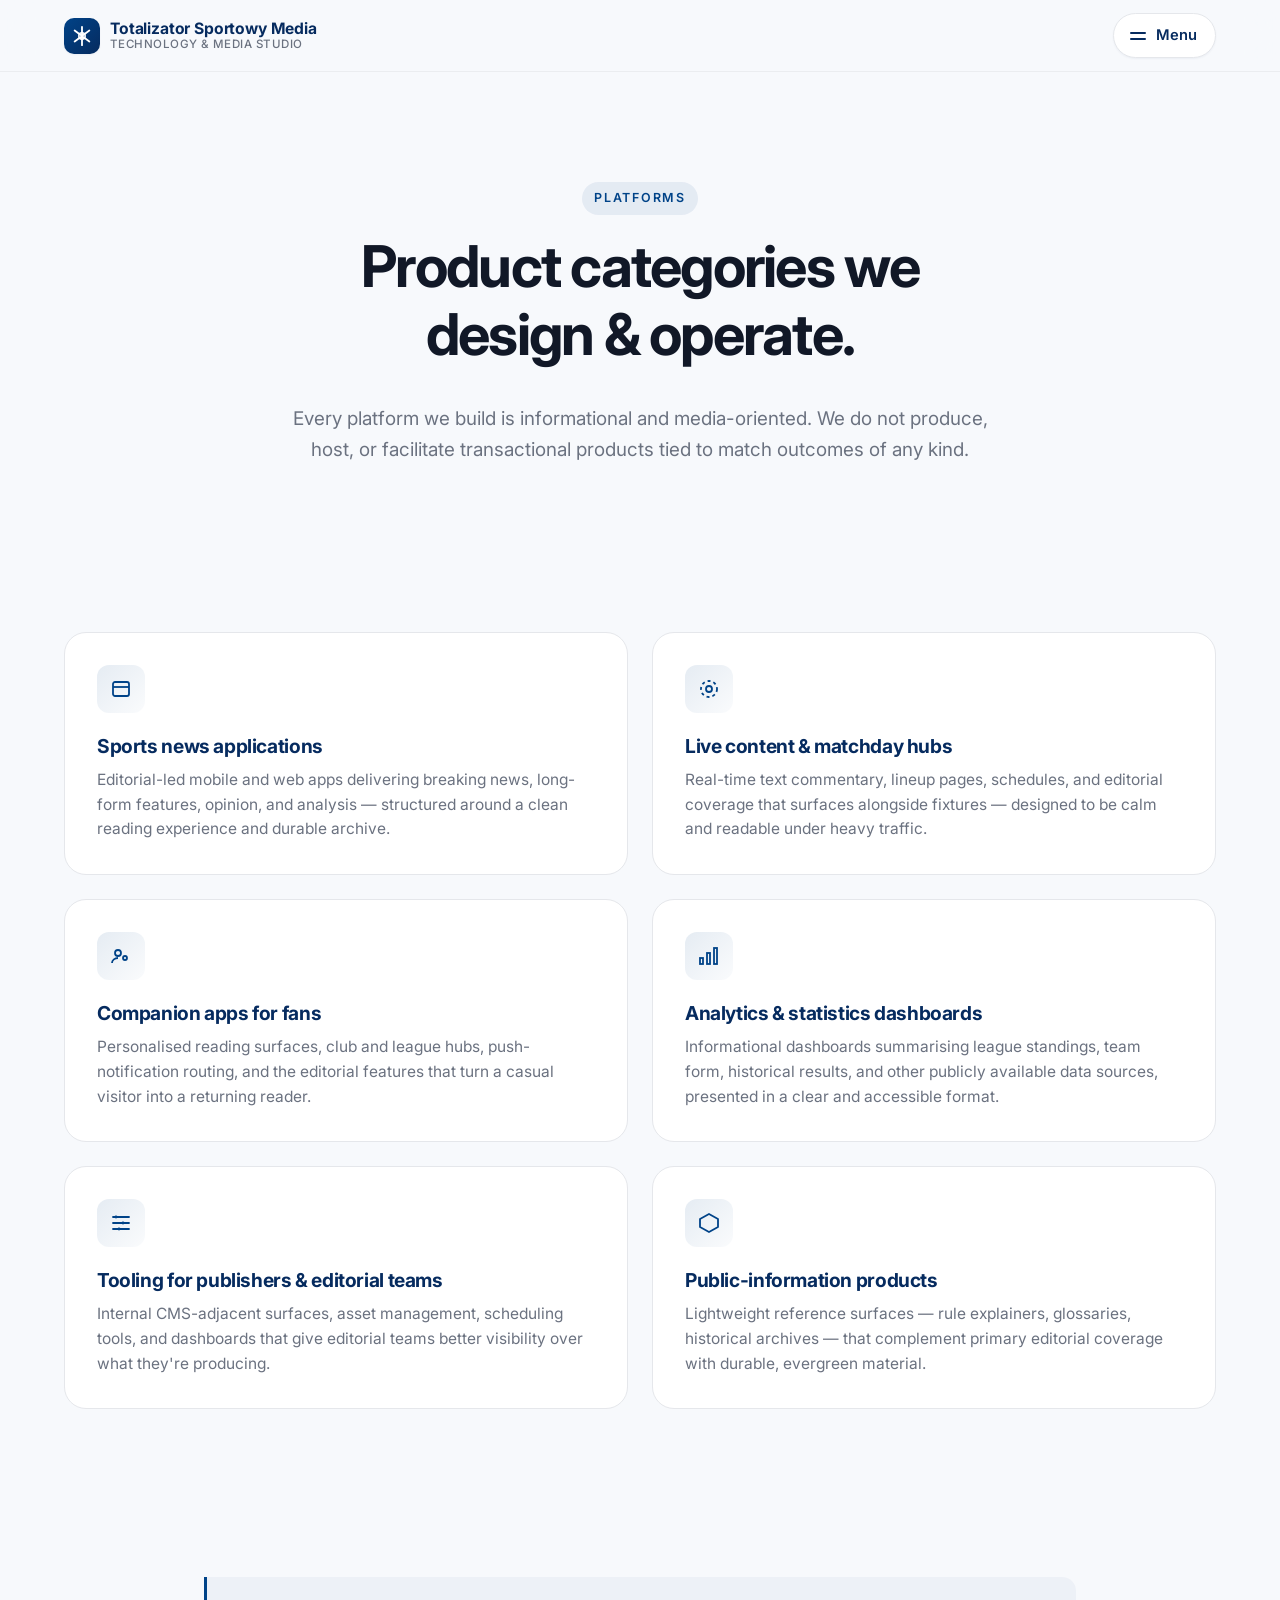
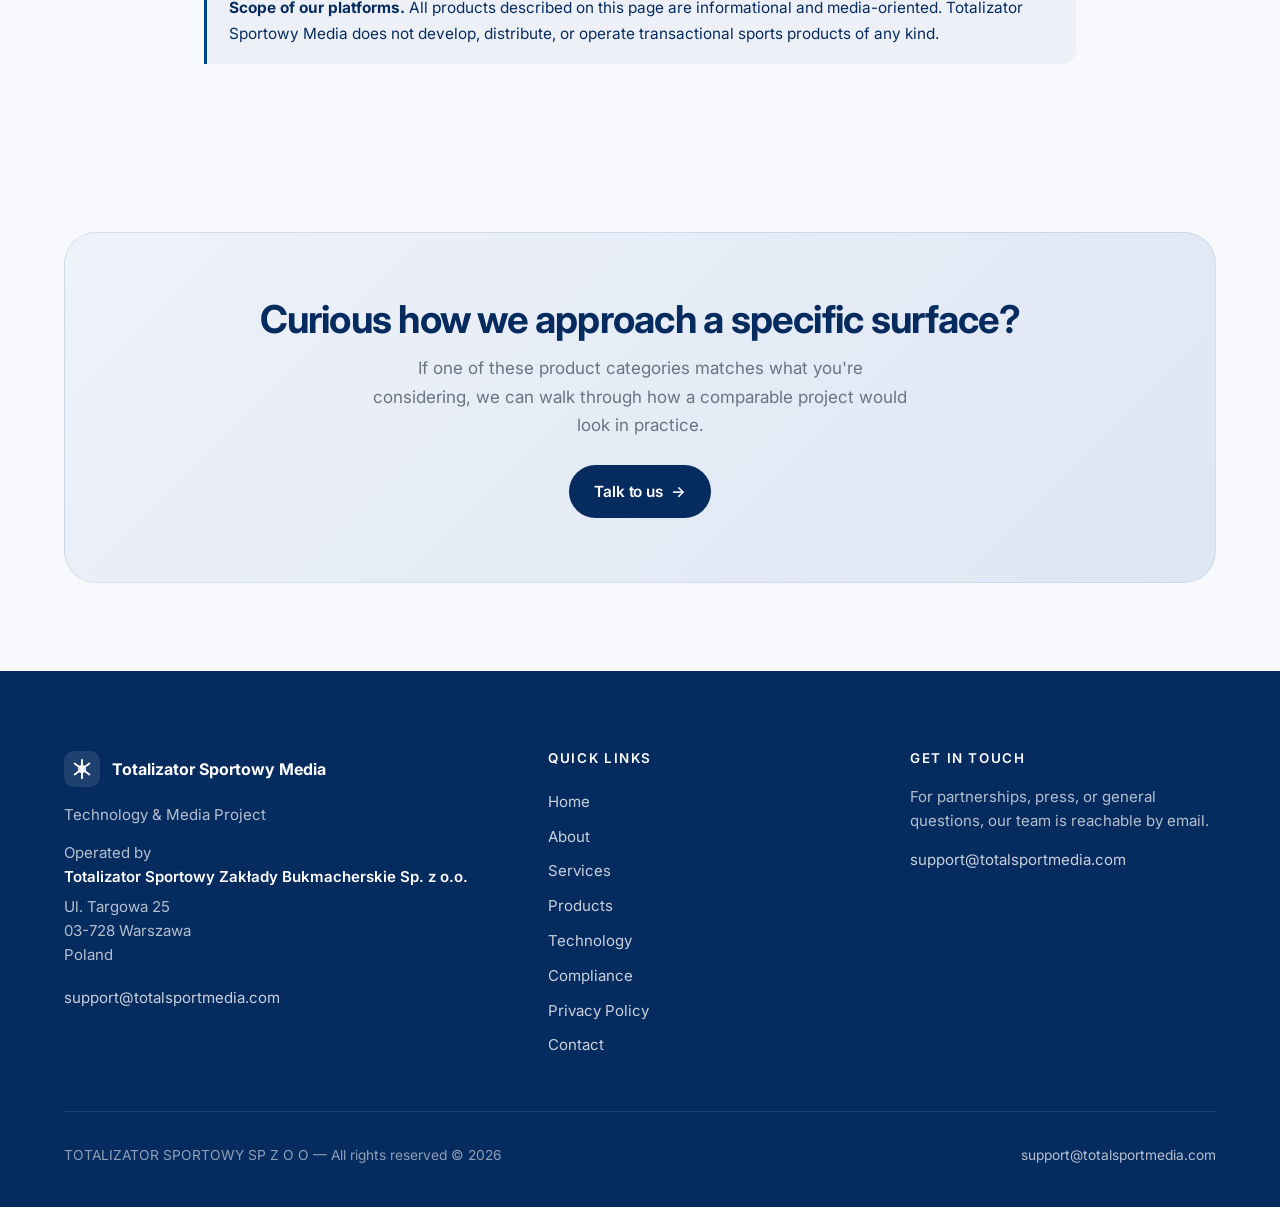
<file: platforms/index.html>
<!DOCTYPE html>
<html lang="en">
<head>
<meta charset="UTF-8">
<meta name="viewport" content="width=device-width, initial-scale=1.0">
<title>Platforms — Totalizator Sportowy Media</title>
<meta name="description" content="Informational, media-oriented platforms built by Totalizator Sportowy Media — sports news apps, matchday hubs, statistics dashboards, and editorial tooling.">
<link rel="preconnect" href="https://fonts.googleapis.com">
<link rel="preconnect" href="https://fonts.gstatic.com" crossorigin>
<link href="https://fonts.googleapis.com/css2?family=Inter:wght@400;500;600;700;800&display=swap" rel="stylesheet">
<link rel="stylesheet" href="/assets/css/style.css">
<link rel="icon" type="image/svg+xml" href="data:image/svg+xml;utf8,<svg xmlns='http://www.w3.org/2000/svg' viewBox='0 0 24 24'><rect width='24' height='24' rx='6' fill='%23062B5F'/><path d='M12 4 L12 20 M5 7 L19 17 M5 17 L19 7' stroke='white' stroke-width='1.8' stroke-linecap='round'/><circle cx='12' cy='12' r='3' stroke='white' stroke-width='1.4' fill='none'/></svg>">
</head>
<body>

<header class="site-header">
  <div class="container header-inner">
    <a href="/" class="brand" aria-label="Totalizator Sportowy Media — Home">
      <span class="brand-mark" aria-hidden="true">
        <svg viewBox="0 0 24 24" fill="none" xmlns="http://www.w3.org/2000/svg">
          <path d="M12 2 L12 22 M4 6 L20 18 M4 18 L20 6" stroke="#fff" stroke-width="2" stroke-linecap="round"/>
          <circle cx="12" cy="12" r="3.5" stroke="#fff" stroke-width="1.6" fill="none"/>
        </svg>
      </span>
      <span class="brand-text">
        <strong>Totalizator Sportowy Media</strong>
        <span>Technology &amp; Media Studio</span>
      </span>
    </a>
    <button class="menu-toggle" type="button" data-menu-toggle aria-expanded="false" aria-controls="main-menu">
      <span class="bars" aria-hidden="true"></span>
      <span>Menu</span>
    </button>
  </div>
</header>

<div class="menu-panel" id="main-menu" data-menu-panel aria-hidden="true" role="dialog" aria-modal="true" aria-label="Site navigation">
  <div class="menu-backdrop" data-menu-backdrop></div>
  <div class="menu-dialog">
    <div class="menu-header">
      <span>Navigation</span>
      <button class="menu-close" type="button" data-menu-close aria-label="Close menu">
        <svg width="16" height="16" viewBox="0 0 16 16" fill="none" xmlns="http://www.w3.org/2000/svg">
          <path d="M3 3 L13 13 M13 3 L3 13" stroke="currentColor" stroke-width="2" stroke-linecap="round"/>
        </svg>
      </button>
    </div>
    <nav class="menu-nav" aria-label="Main">
      <a href="/">Home</a>
      <a href="/company/">Company</a>
      <a href="/solutions/">Solutions</a>
      <a href="/platforms/">Platforms</a>
      <a href="/engineering/">Engineering</a>
      <a href="/standards/">Standards</a>
      <a href="/privacy/">Privacy Policy</a>
      <a href="/contact/">Contact</a>
    </nav>
    <div class="menu-footer">
      <strong>Totalizator Sportowy Media</strong>
      Ul. Targowa 25<br>
      03-728 Warszawa, Poland<br>
      <a href="mailto:support@totalsportmedia.com">support@totalsportmedia.com</a>
    </div>
  </div>
</div>

<main>

  <section class="page-intro">
    <div class="container-narrow">
      <span class="eyebrow">Platforms</span>
      <h1>Product categories we design &amp; operate.</h1>
      <p class="lead">Every platform we build is informational and media-oriented. We do not produce, host, or facilitate transactional products tied to match outcomes of any kind.</p>
    </div>
  </section>

  <section>
    <div class="container">
      <div class="grid grid-2">
        <article class="card">
          <div class="icon-tile" aria-hidden="true">
            <svg viewBox="0 0 24 24" fill="none"><rect x="4" y="5" width="16" height="14" rx="2" stroke="currentColor" stroke-width="1.8"/><line x1="4" y1="10" x2="20" y2="10" stroke="currentColor" stroke-width="1.8"/></svg>
          </div>
          <h3>Sports news applications</h3>
          <p>Editorial-led mobile and web apps delivering breaking news, long-form features, opinion, and analysis &mdash; structured around a clean reading experience and durable archive.</p>
        </article>

        <article class="card">
          <div class="icon-tile" aria-hidden="true">
            <svg viewBox="0 0 24 24" fill="none"><circle cx="12" cy="12" r="3" stroke="currentColor" stroke-width="1.8"/><circle cx="12" cy="12" r="8" stroke="currentColor" stroke-width="1.8" stroke-dasharray="3 3"/></svg>
          </div>
          <h3>Live content &amp; matchday hubs</h3>
          <p>Real-time text commentary, lineup pages, schedules, and editorial coverage that surfaces alongside fixtures &mdash; designed to be calm and readable under heavy traffic.</p>
        </article>

        <article class="card">
          <div class="icon-tile" aria-hidden="true">
            <svg viewBox="0 0 24 24" fill="none"><circle cx="9" cy="9" r="3" stroke="currentColor" stroke-width="1.8"/><circle cx="16" cy="14" r="2" stroke="currentColor" stroke-width="1.8"/><path d="M3 19 C3 16, 6 14, 9 14" stroke="currentColor" stroke-width="1.8"/></svg>
          </div>
          <h3>Companion apps for fans</h3>
          <p>Personalised reading surfaces, club and league hubs, push-notification routing, and the editorial features that turn a casual visitor into a returning reader.</p>
        </article>

        <article class="card">
          <div class="icon-tile" aria-hidden="true">
            <svg viewBox="0 0 24 24" fill="none"><rect x="3" y="14" width="3" height="6" stroke="currentColor" stroke-width="1.8"/><rect x="10" y="9" width="3" height="11" stroke="currentColor" stroke-width="1.8"/><rect x="17" y="4" width="3" height="16" stroke="currentColor" stroke-width="1.8"/></svg>
          </div>
          <h3>Analytics &amp; statistics dashboards</h3>
          <p>Informational dashboards summarising league standings, team form, historical results, and other publicly available data sources, presented in a clear and accessible format.</p>
        </article>

        <article class="card">
          <div class="icon-tile" aria-hidden="true">
            <svg viewBox="0 0 24 24" fill="none"><path d="M4 6 H20 M4 12 H20 M4 18 H20" stroke="currentColor" stroke-width="1.8" stroke-linecap="round"/><circle cx="7" cy="6" r="1.4" fill="currentColor"/><circle cx="14" cy="12" r="1.4" fill="currentColor"/><circle cx="10" cy="18" r="1.4" fill="currentColor"/></svg>
          </div>
          <h3>Tooling for publishers &amp; editorial teams</h3>
          <p>Internal CMS-adjacent surfaces, asset management, scheduling tools, and dashboards that give editorial teams better visibility over what they're producing.</p>
        </article>

        <article class="card">
          <div class="icon-tile" aria-hidden="true">
            <svg viewBox="0 0 24 24" fill="none"><path d="M12 3 L21 8 V16 L12 21 L3 16 V8 Z" stroke="currentColor" stroke-width="1.8" stroke-linejoin="round"/></svg>
          </div>
          <h3>Public-information products</h3>
          <p>Lightweight reference surfaces &mdash; rule explainers, glossaries, historical archives &mdash; that complement primary editorial coverage with durable, evergreen material.</p>
        </article>
      </div>
    </div>
  </section>

  <section class="tight">
    <div class="container-narrow">
      <div class="callout">
        <p><strong>Scope of our platforms.</strong> All products described on this page are informational and media-oriented. Totalizator Sportowy Media does not develop, distribute, or operate transactional sports products of any kind.</p>
      </div>
    </div>
  </section>

  <section>
    <div class="container">
      <div class="cta-block">
        <h2>Curious how we approach a specific surface?</h2>
        <p>If one of these product categories matches what you're considering, we can walk through how a comparable project would look in practice.</p>
        <a href="/contact/" class="btn btn-primary">Talk to us <span class="arrow" aria-hidden="true">→</span></a>
      </div>
    </div>
  </section>

</main>

<footer class="site-footer">
  <div class="container">
    <div class="footer-grid">
      <div class="footer-col">
        <div class="footer-brand">
          <span class="brand-mark" aria-hidden="true">
            <svg viewBox="0 0 24 24" fill="none" xmlns="http://www.w3.org/2000/svg">
              <path d="M12 2 L12 22 M4 6 L20 18 M4 18 L20 6" stroke="#fff" stroke-width="2" stroke-linecap="round"/>
              <circle cx="12" cy="12" r="3.5" stroke="#fff" stroke-width="1.6" fill="none"/>
            </svg>
          </span>
          <span>Totalizator Sportowy Media</span>
        </div>
        <p>Technology &amp; Media Project</p>
        <p style="margin-top:14px;">Operated by<br><strong style="color:#fff;font-weight:600;">Totalizator Sportowy Zakłady Bukmacherskie Sp. z o.o.</strong></p>
        <p>Ul. Targowa 25<br>03-728 Warszawa<br>Poland</p>
        <p style="margin-top:14px;"><a href="mailto:support@totalsportmedia.com">support@totalsportmedia.com</a></p>
      </div>
      <div class="footer-col">
        <h4>Quick Links</h4>
        <a href="/">Home</a>
        <a href="/company/">About</a>
        <a href="/solutions/">Services</a>
        <a href="/platforms/">Products</a>
        <a href="/engineering/">Technology</a>
        <a href="/standards/">Compliance</a>
        <a href="/privacy/">Privacy Policy</a>
        <a href="/contact/">Contact</a>
      </div>
      <div class="footer-col">
        <h4>Get in touch</h4>
        <p>For partnerships, press, or general questions, our team is reachable by email.</p>
        <p style="margin-top:10px;"><a href="mailto:support@totalsportmedia.com">support@totalsportmedia.com</a></p>
      </div>
    </div>
    <div class="footer-bottom">
      <span>TOTALIZATOR SPORTOWY SP Z O O &mdash; All rights reserved &copy; 2026</span>
      <a href="mailto:support@totalsportmedia.com">support@totalsportmedia.com</a>
    </div>
  </div>
</footer>

<script src="/assets/js/script.js"></script>
</body>
</html>
</file>
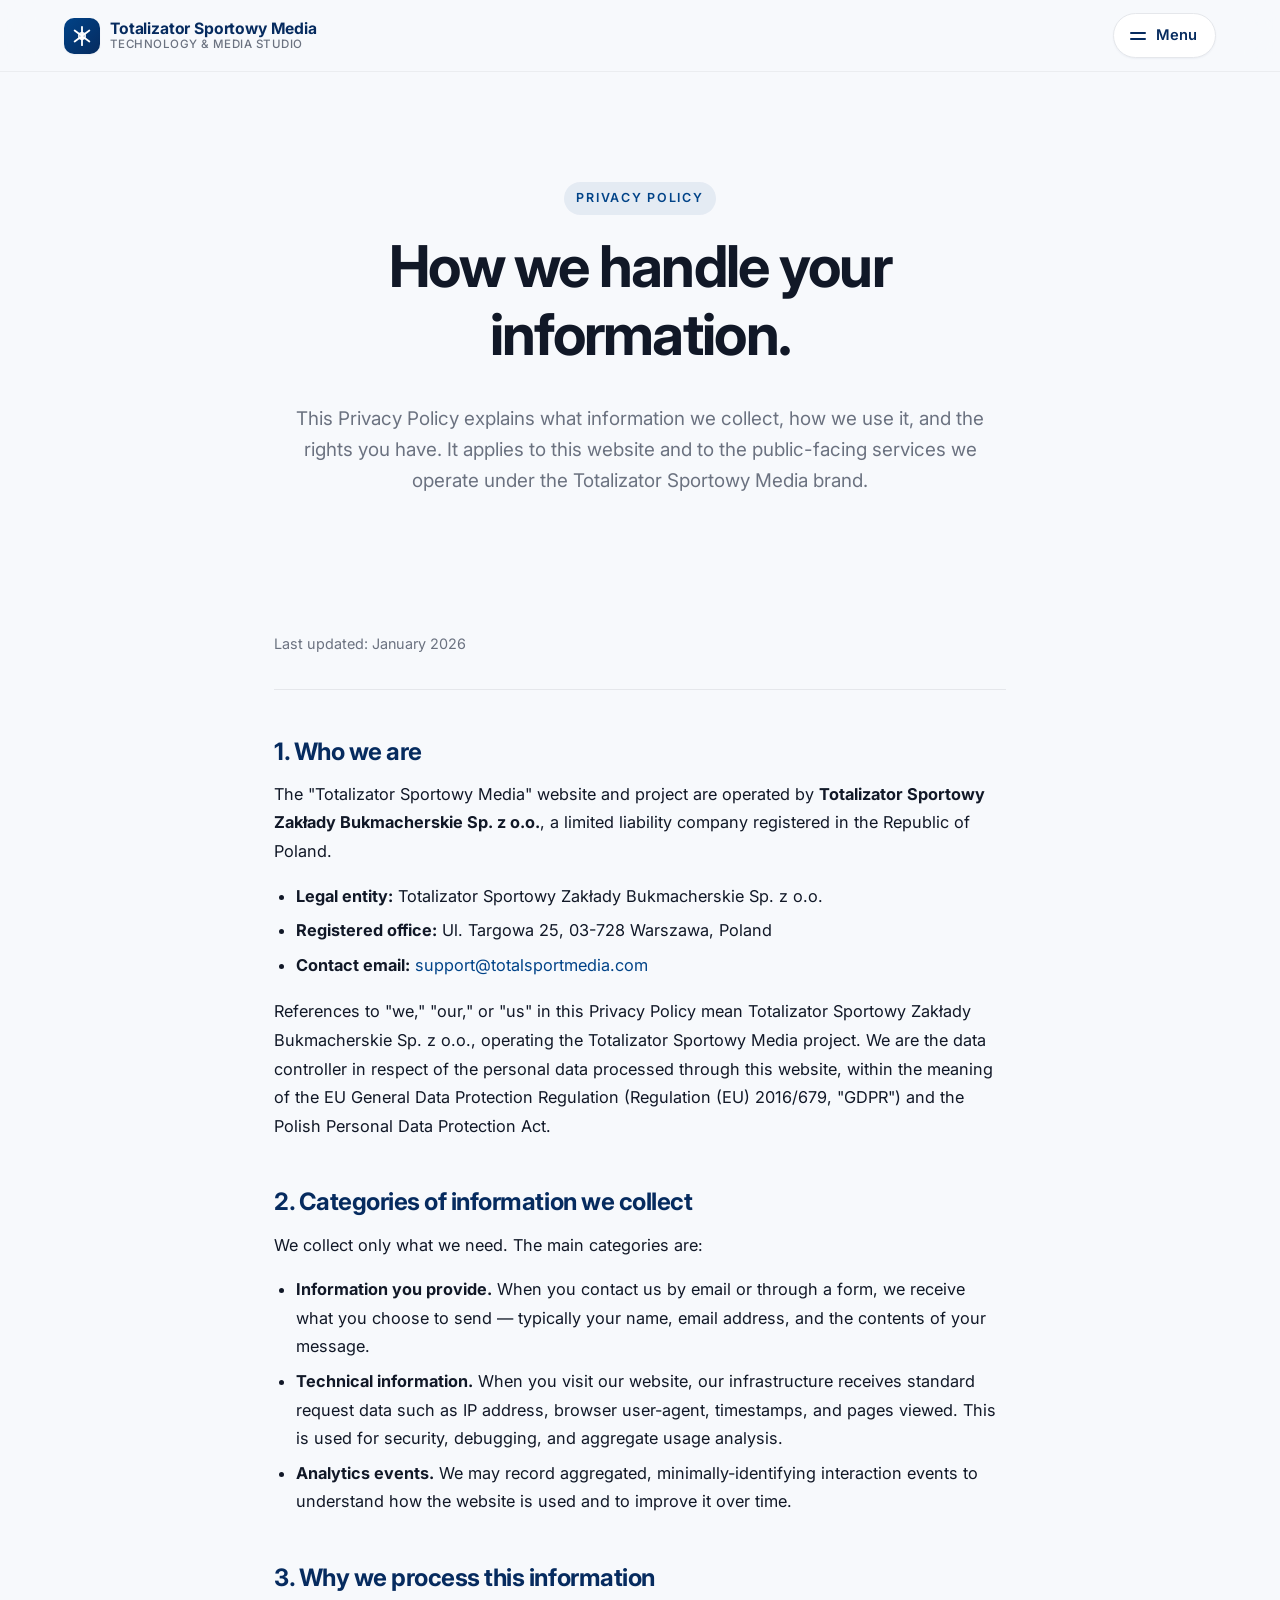
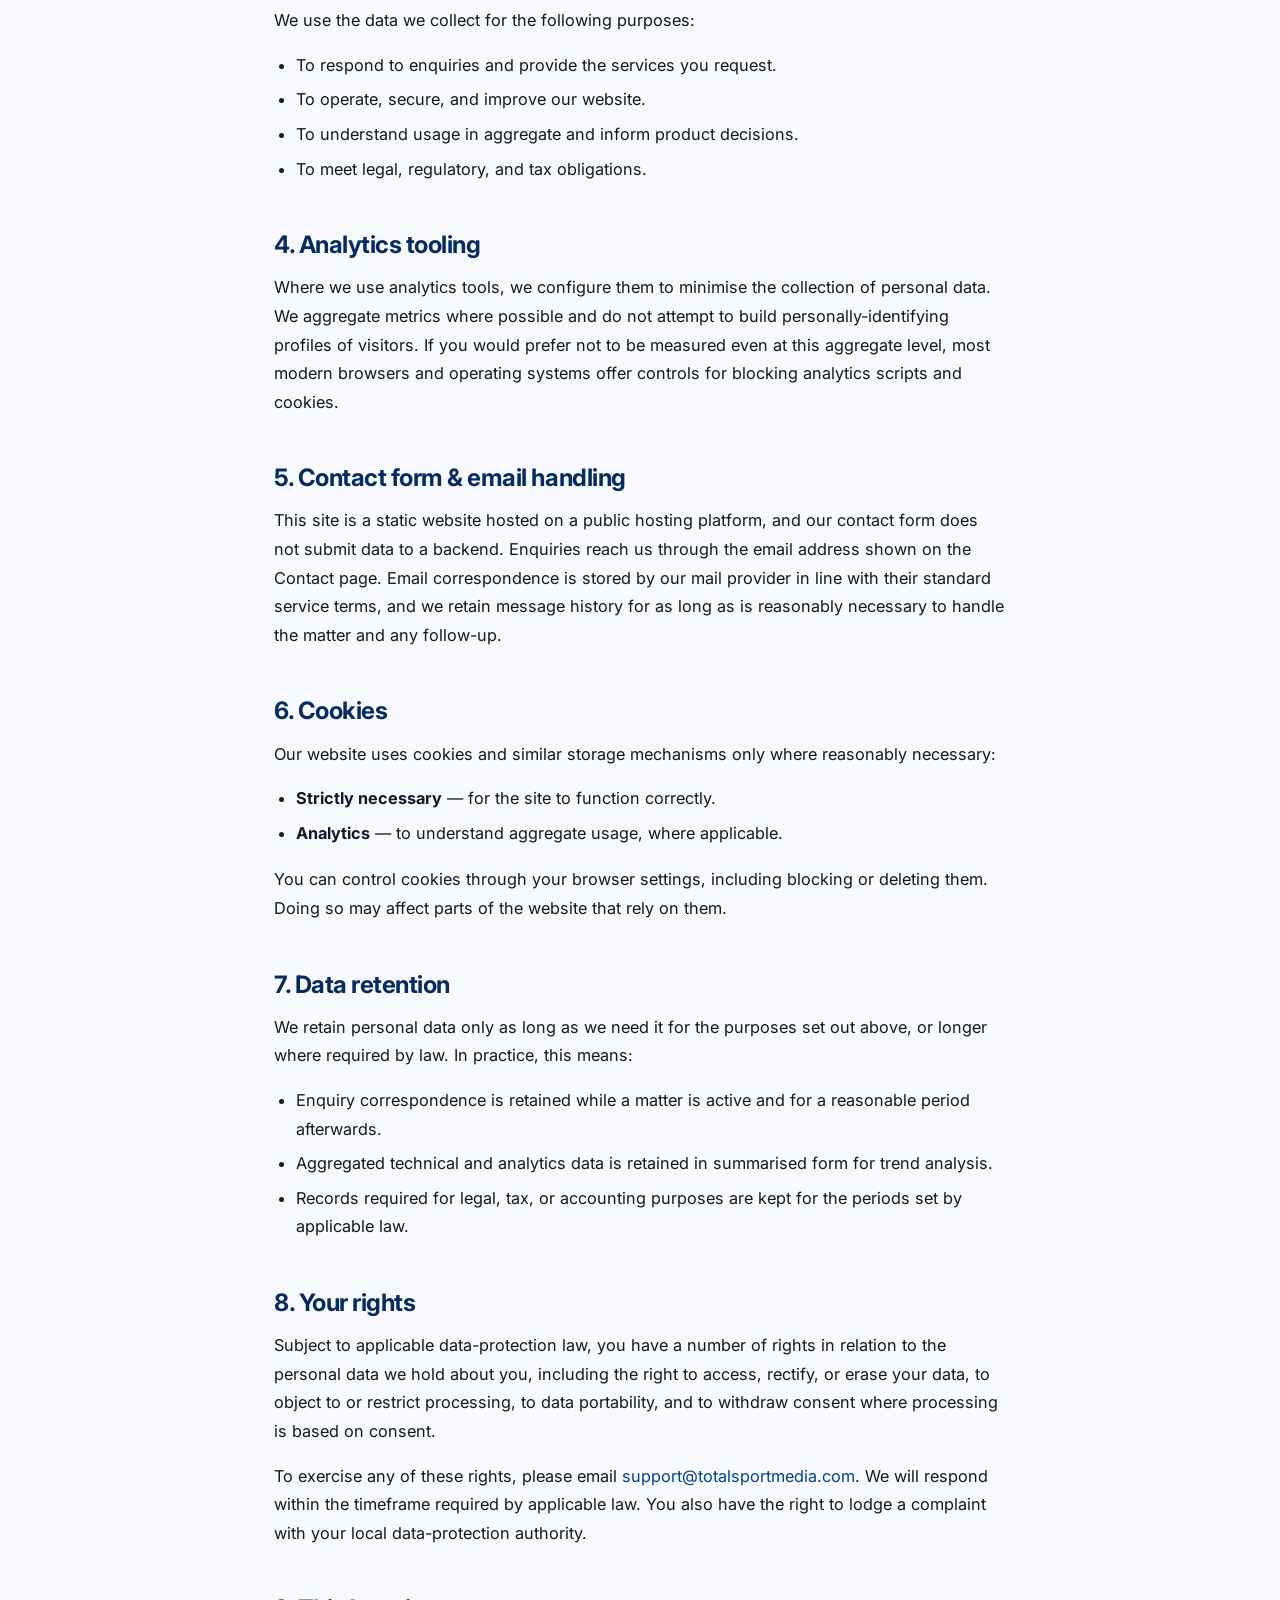
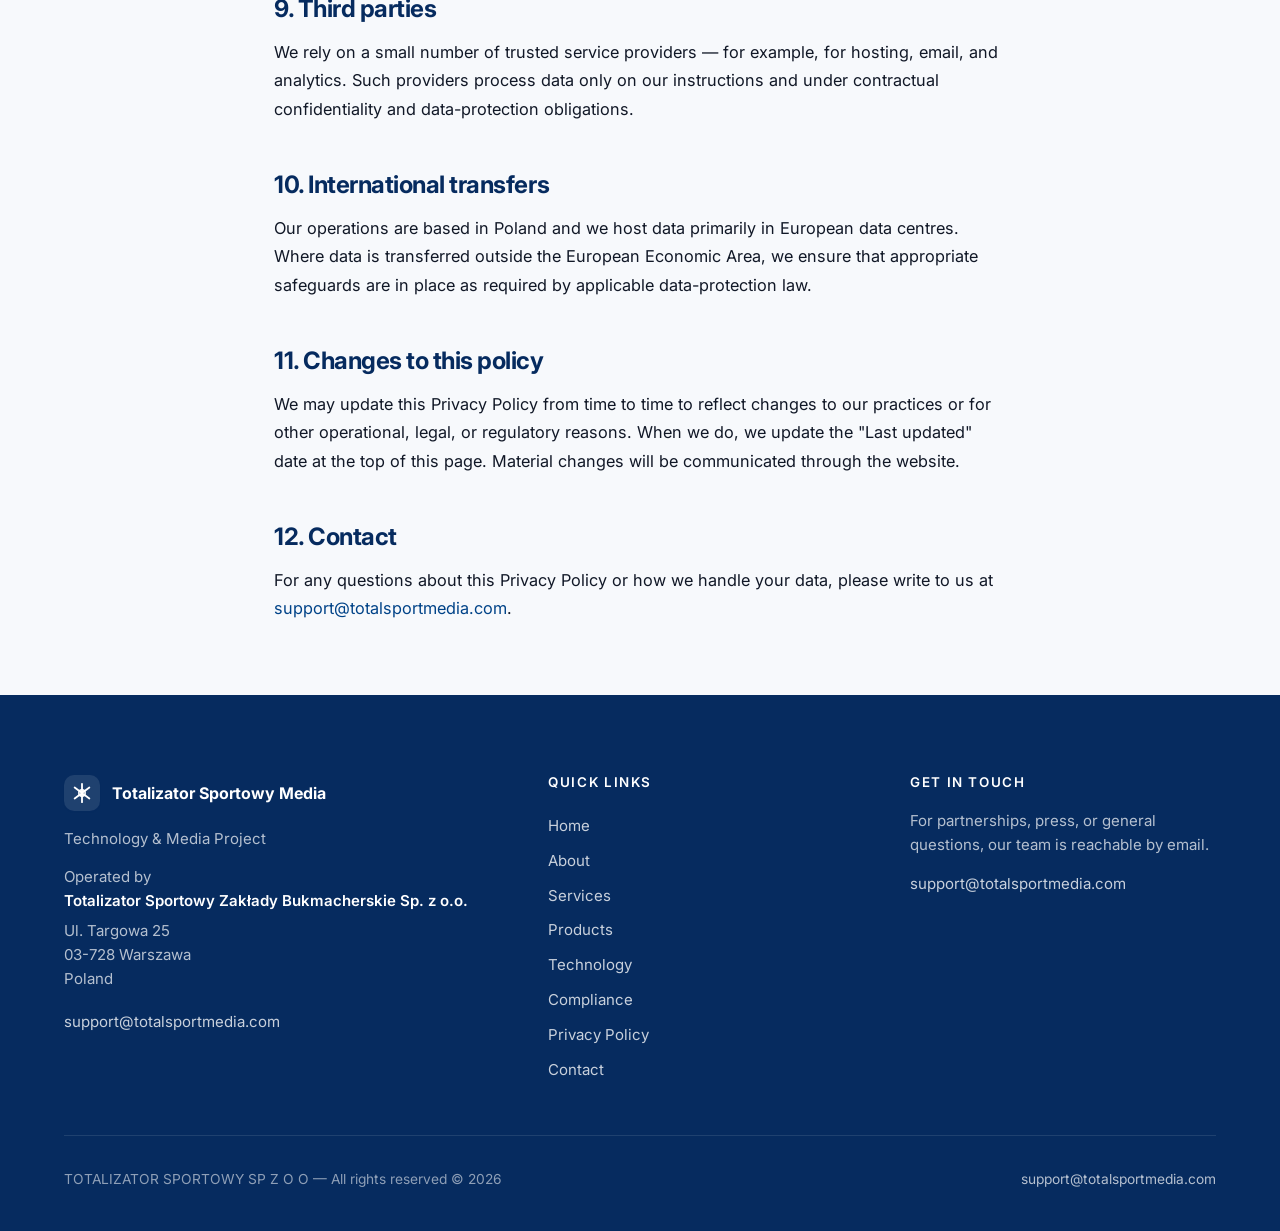
<file: privacy/index.html>
<!DOCTYPE html>
<html lang="en">
<head>
<meta charset="UTF-8">
<meta name="viewport" content="width=device-width, initial-scale=1.0">
<title>Privacy Policy — Totalizator Sportowy Media</title>
<meta name="description" content="How Totalizator Sportowy Media collects, processes, and protects information. Cookies, retention, your rights, and contact details.">
<link rel="preconnect" href="https://fonts.googleapis.com">
<link rel="preconnect" href="https://fonts.gstatic.com" crossorigin>
<link href="https://fonts.googleapis.com/css2?family=Inter:wght@400;500;600;700;800&display=swap" rel="stylesheet">
<link rel="stylesheet" href="/assets/css/style.css">
<link rel="icon" type="image/svg+xml" href="data:image/svg+xml;utf8,<svg xmlns='http://www.w3.org/2000/svg' viewBox='0 0 24 24'><rect width='24' height='24' rx='6' fill='%23062B5F'/><path d='M12 4 L12 20 M5 7 L19 17 M5 17 L19 7' stroke='white' stroke-width='1.8' stroke-linecap='round'/><circle cx='12' cy='12' r='3' stroke='white' stroke-width='1.4' fill='none'/></svg>">
</head>
<body>

<header class="site-header">
  <div class="container header-inner">
    <a href="/" class="brand" aria-label="Totalizator Sportowy Media — Home">
      <span class="brand-mark" aria-hidden="true">
        <svg viewBox="0 0 24 24" fill="none" xmlns="http://www.w3.org/2000/svg">
          <path d="M12 2 L12 22 M4 6 L20 18 M4 18 L20 6" stroke="#fff" stroke-width="2" stroke-linecap="round"/>
          <circle cx="12" cy="12" r="3.5" stroke="#fff" stroke-width="1.6" fill="none"/>
        </svg>
      </span>
      <span class="brand-text">
        <strong>Totalizator Sportowy Media</strong>
        <span>Technology &amp; Media Studio</span>
      </span>
    </a>
    <button class="menu-toggle" type="button" data-menu-toggle aria-expanded="false" aria-controls="main-menu">
      <span class="bars" aria-hidden="true"></span>
      <span>Menu</span>
    </button>
  </div>
</header>

<div class="menu-panel" id="main-menu" data-menu-panel aria-hidden="true" role="dialog" aria-modal="true" aria-label="Site navigation">
  <div class="menu-backdrop" data-menu-backdrop></div>
  <div class="menu-dialog">
    <div class="menu-header">
      <span>Navigation</span>
      <button class="menu-close" type="button" data-menu-close aria-label="Close menu">
        <svg width="16" height="16" viewBox="0 0 16 16" fill="none" xmlns="http://www.w3.org/2000/svg">
          <path d="M3 3 L13 13 M13 3 L3 13" stroke="currentColor" stroke-width="2" stroke-linecap="round"/>
        </svg>
      </button>
    </div>
    <nav class="menu-nav" aria-label="Main">
      <a href="/">Home</a>
      <a href="/company/">Company</a>
      <a href="/solutions/">Solutions</a>
      <a href="/platforms/">Platforms</a>
      <a href="/engineering/">Engineering</a>
      <a href="/standards/">Standards</a>
      <a href="/privacy/">Privacy Policy</a>
      <a href="/contact/">Contact</a>
    </nav>
    <div class="menu-footer">
      <strong>Totalizator Sportowy Media</strong>
      Ul. Targowa 25<br>
      03-728 Warszawa, Poland<br>
      <a href="mailto:support@totalsportmedia.com">support@totalsportmedia.com</a>
    </div>
  </div>
</div>

<main>

  <section class="page-intro">
    <div class="container-narrow">
      <span class="eyebrow">Privacy Policy</span>
      <h1>How we handle your information.</h1>
      <p class="lead">This Privacy Policy explains what information we collect, how we use it, and the rights you have. It applies to this website and to the public-facing services we operate under the Totalizator Sportowy Media brand.</p>
    </div>
  </section>

  <section class="tight">
    <div class="container-narrow longform">
      <p class="meta">Last updated: January 2026</p>

      <h2>1. Who we are</h2>
      <p>The "Totalizator Sportowy Media" website and project are operated by <strong>Totalizator Sportowy Zakłady Bukmacherskie Sp. z o.o.</strong>, a limited liability company registered in the Republic of Poland.</p>
      <ul>
        <li><strong>Legal entity:</strong> Totalizator Sportowy Zakłady Bukmacherskie Sp. z o.o.</li>
        <li><strong>Registered office:</strong> Ul. Targowa 25, 03-728 Warszawa, Poland</li>
        <li><strong>Contact email:</strong> <a href="mailto:support@totalsportmedia.com">support@totalsportmedia.com</a></li>
      </ul>
      <p>References to "we," "our," or "us" in this Privacy Policy mean Totalizator Sportowy Zakłady Bukmacherskie Sp. z o.o., operating the Totalizator Sportowy Media project. We are the data controller in respect of the personal data processed through this website, within the meaning of the EU General Data Protection Regulation (Regulation (EU) 2016/679, "GDPR") and the Polish Personal Data Protection Act.</p>

      <h2>2. Categories of information we collect</h2>
      <p>We collect only what we need. The main categories are:</p>
      <ul>
        <li><strong>Information you provide.</strong> When you contact us by email or through a form, we receive what you choose to send &mdash; typically your name, email address, and the contents of your message.</li>
        <li><strong>Technical information.</strong> When you visit our website, our infrastructure receives standard request data such as IP address, browser user-agent, timestamps, and pages viewed. This is used for security, debugging, and aggregate usage analysis.</li>
        <li><strong>Analytics events.</strong> We may record aggregated, minimally-identifying interaction events to understand how the website is used and to improve it over time.</li>
      </ul>

      <h2>3. Why we process this information</h2>
      <p>We use the data we collect for the following purposes:</p>
      <ul>
        <li>To respond to enquiries and provide the services you request.</li>
        <li>To operate, secure, and improve our website.</li>
        <li>To understand usage in aggregate and inform product decisions.</li>
        <li>To meet legal, regulatory, and tax obligations.</li>
      </ul>

      <h2>4. Analytics tooling</h2>
      <p>Where we use analytics tools, we configure them to minimise the collection of personal data. We aggregate metrics where possible and do not attempt to build personally-identifying profiles of visitors. If you would prefer not to be measured even at this aggregate level, most modern browsers and operating systems offer controls for blocking analytics scripts and cookies.</p>

      <h2>5. Contact form &amp; email handling</h2>
      <p>This site is a static website hosted on a public hosting platform, and our contact form does not submit data to a backend. Enquiries reach us through the email address shown on the Contact page. Email correspondence is stored by our mail provider in line with their standard service terms, and we retain message history for as long as is reasonably necessary to handle the matter and any follow-up.</p>

      <h2>6. Cookies</h2>
      <p>Our website uses cookies and similar storage mechanisms only where reasonably necessary:</p>
      <ul>
        <li><strong>Strictly necessary</strong> &mdash; for the site to function correctly.</li>
        <li><strong>Analytics</strong> &mdash; to understand aggregate usage, where applicable.</li>
      </ul>
      <p>You can control cookies through your browser settings, including blocking or deleting them. Doing so may affect parts of the website that rely on them.</p>

      <h2>7. Data retention</h2>
      <p>We retain personal data only as long as we need it for the purposes set out above, or longer where required by law. In practice, this means:</p>
      <ul>
        <li>Enquiry correspondence is retained while a matter is active and for a reasonable period afterwards.</li>
        <li>Aggregated technical and analytics data is retained in summarised form for trend analysis.</li>
        <li>Records required for legal, tax, or accounting purposes are kept for the periods set by applicable law.</li>
      </ul>

      <h2>8. Your rights</h2>
      <p>Subject to applicable data-protection law, you have a number of rights in relation to the personal data we hold about you, including the right to access, rectify, or erase your data, to object to or restrict processing, to data portability, and to withdraw consent where processing is based on consent.</p>
      <p>To exercise any of these rights, please email <a href="mailto:support@totalsportmedia.com">support@totalsportmedia.com</a>. We will respond within the timeframe required by applicable law. You also have the right to lodge a complaint with your local data-protection authority.</p>

      <h2>9. Third parties</h2>
      <p>We rely on a small number of trusted service providers &mdash; for example, for hosting, email, and analytics. Such providers process data only on our instructions and under contractual confidentiality and data-protection obligations.</p>

      <h2>10. International transfers</h2>
      <p>Our operations are based in Poland and we host data primarily in European data centres. Where data is transferred outside the European Economic Area, we ensure that appropriate safeguards are in place as required by applicable data-protection law.</p>

      <h2>11. Changes to this policy</h2>
      <p>We may update this Privacy Policy from time to time to reflect changes to our practices or for other operational, legal, or regulatory reasons. When we do, we update the "Last updated" date at the top of this page. Material changes will be communicated through the website.</p>

      <h2>12. Contact</h2>
      <p>For any questions about this Privacy Policy or how we handle your data, please write to us at <a href="mailto:support@totalsportmedia.com">support@totalsportmedia.com</a>.</p>
    </div>
  </section>

</main>

<footer class="site-footer">
  <div class="container">
    <div class="footer-grid">
      <div class="footer-col">
        <div class="footer-brand">
          <span class="brand-mark" aria-hidden="true">
            <svg viewBox="0 0 24 24" fill="none" xmlns="http://www.w3.org/2000/svg">
              <path d="M12 2 L12 22 M4 6 L20 18 M4 18 L20 6" stroke="#fff" stroke-width="2" stroke-linecap="round"/>
              <circle cx="12" cy="12" r="3.5" stroke="#fff" stroke-width="1.6" fill="none"/>
            </svg>
          </span>
          <span>Totalizator Sportowy Media</span>
        </div>
        <p>Technology &amp; Media Project</p>
        <p style="margin-top:14px;">Operated by<br><strong style="color:#fff;font-weight:600;">Totalizator Sportowy Zakłady Bukmacherskie Sp. z o.o.</strong></p>
        <p>Ul. Targowa 25<br>03-728 Warszawa<br>Poland</p>
        <p style="margin-top:14px;"><a href="mailto:support@totalsportmedia.com">support@totalsportmedia.com</a></p>
      </div>
      <div class="footer-col">
        <h4>Quick Links</h4>
        <a href="/">Home</a>
        <a href="/company/">About</a>
        <a href="/solutions/">Services</a>
        <a href="/platforms/">Products</a>
        <a href="/engineering/">Technology</a>
        <a href="/standards/">Compliance</a>
        <a href="/privacy/">Privacy Policy</a>
        <a href="/contact/">Contact</a>
      </div>
      <div class="footer-col">
        <h4>Get in touch</h4>
        <p>For partnerships, press, or general questions, our team is reachable by email.</p>
        <p style="margin-top:10px;"><a href="mailto:support@totalsportmedia.com">support@totalsportmedia.com</a></p>
      </div>
    </div>
    <div class="footer-bottom">
      <span>TOTALIZATOR SPORTOWY SP Z O O &mdash; All rights reserved &copy; 2026</span>
      <a href="mailto:support@totalsportmedia.com">support@totalsportmedia.com</a>
    </div>
  </div>
</footer>

<script src="/assets/js/script.js"></script>
</body>
</html>
</file>
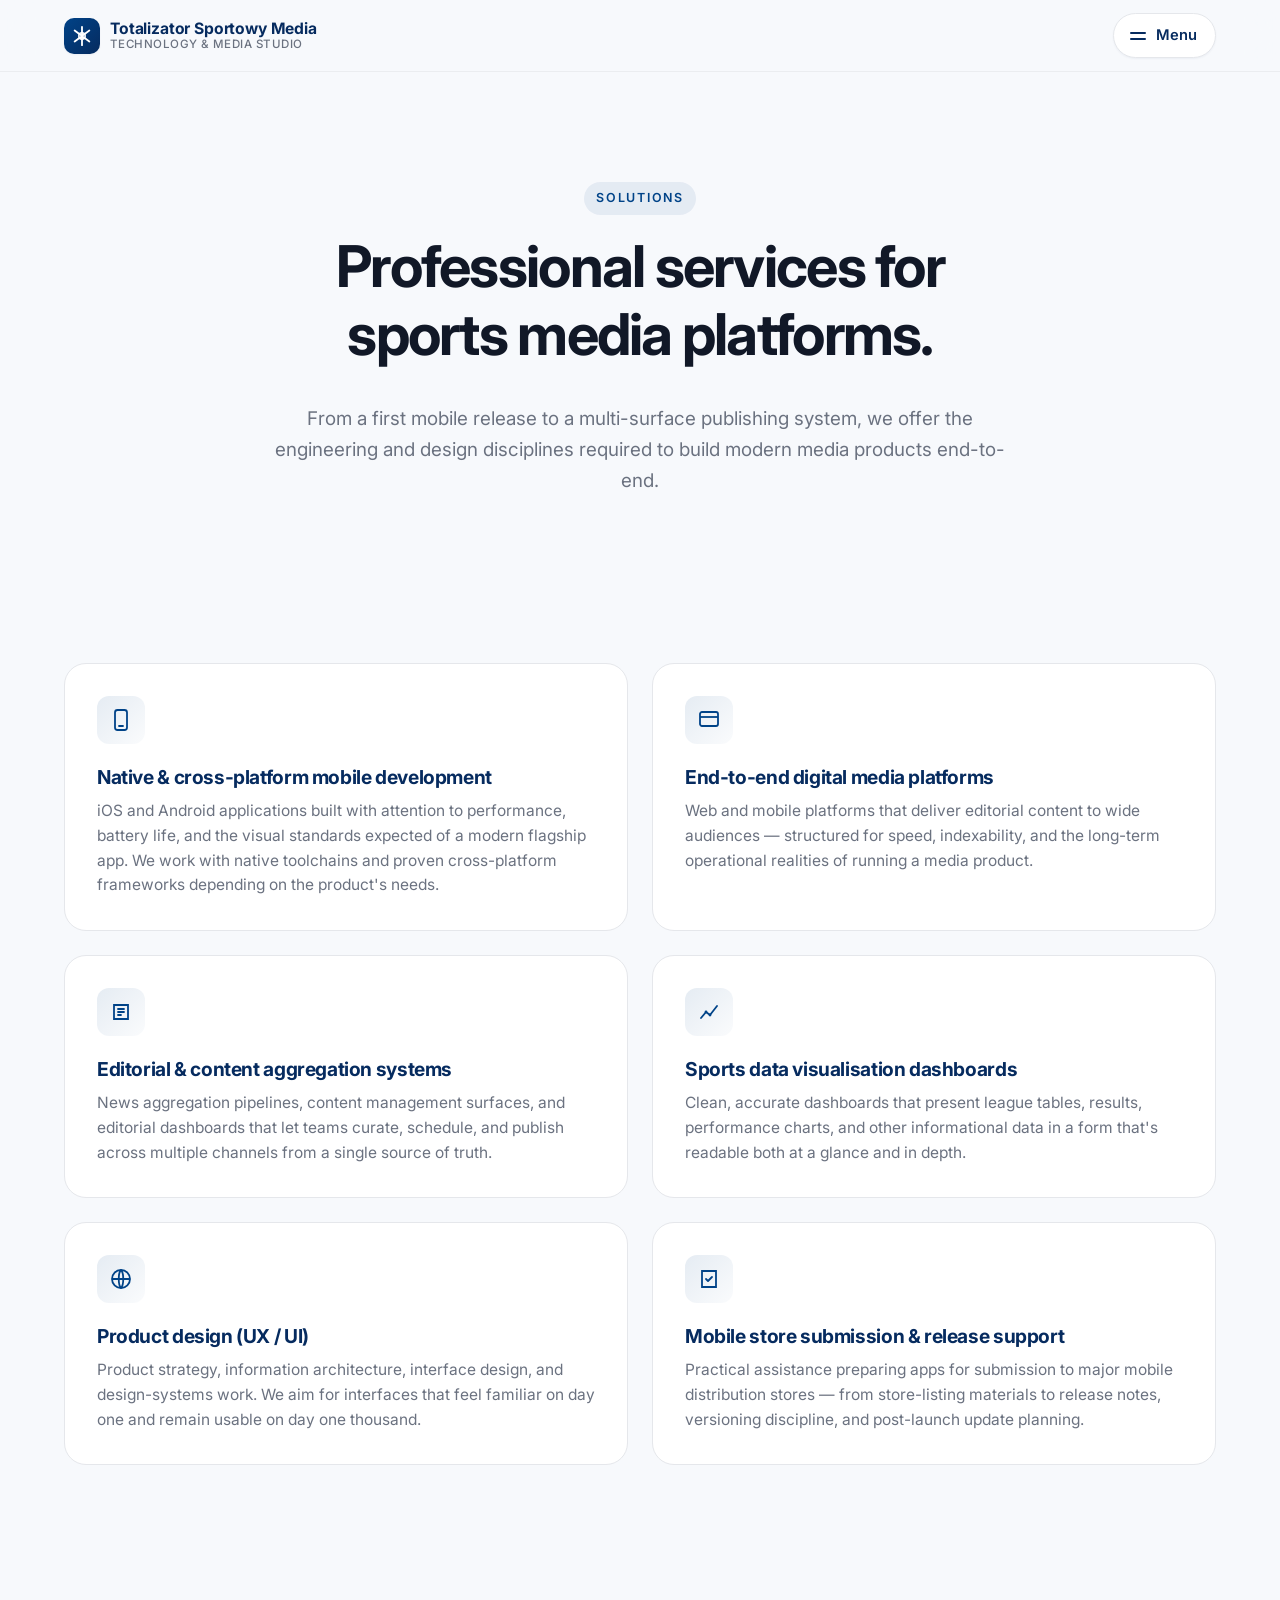
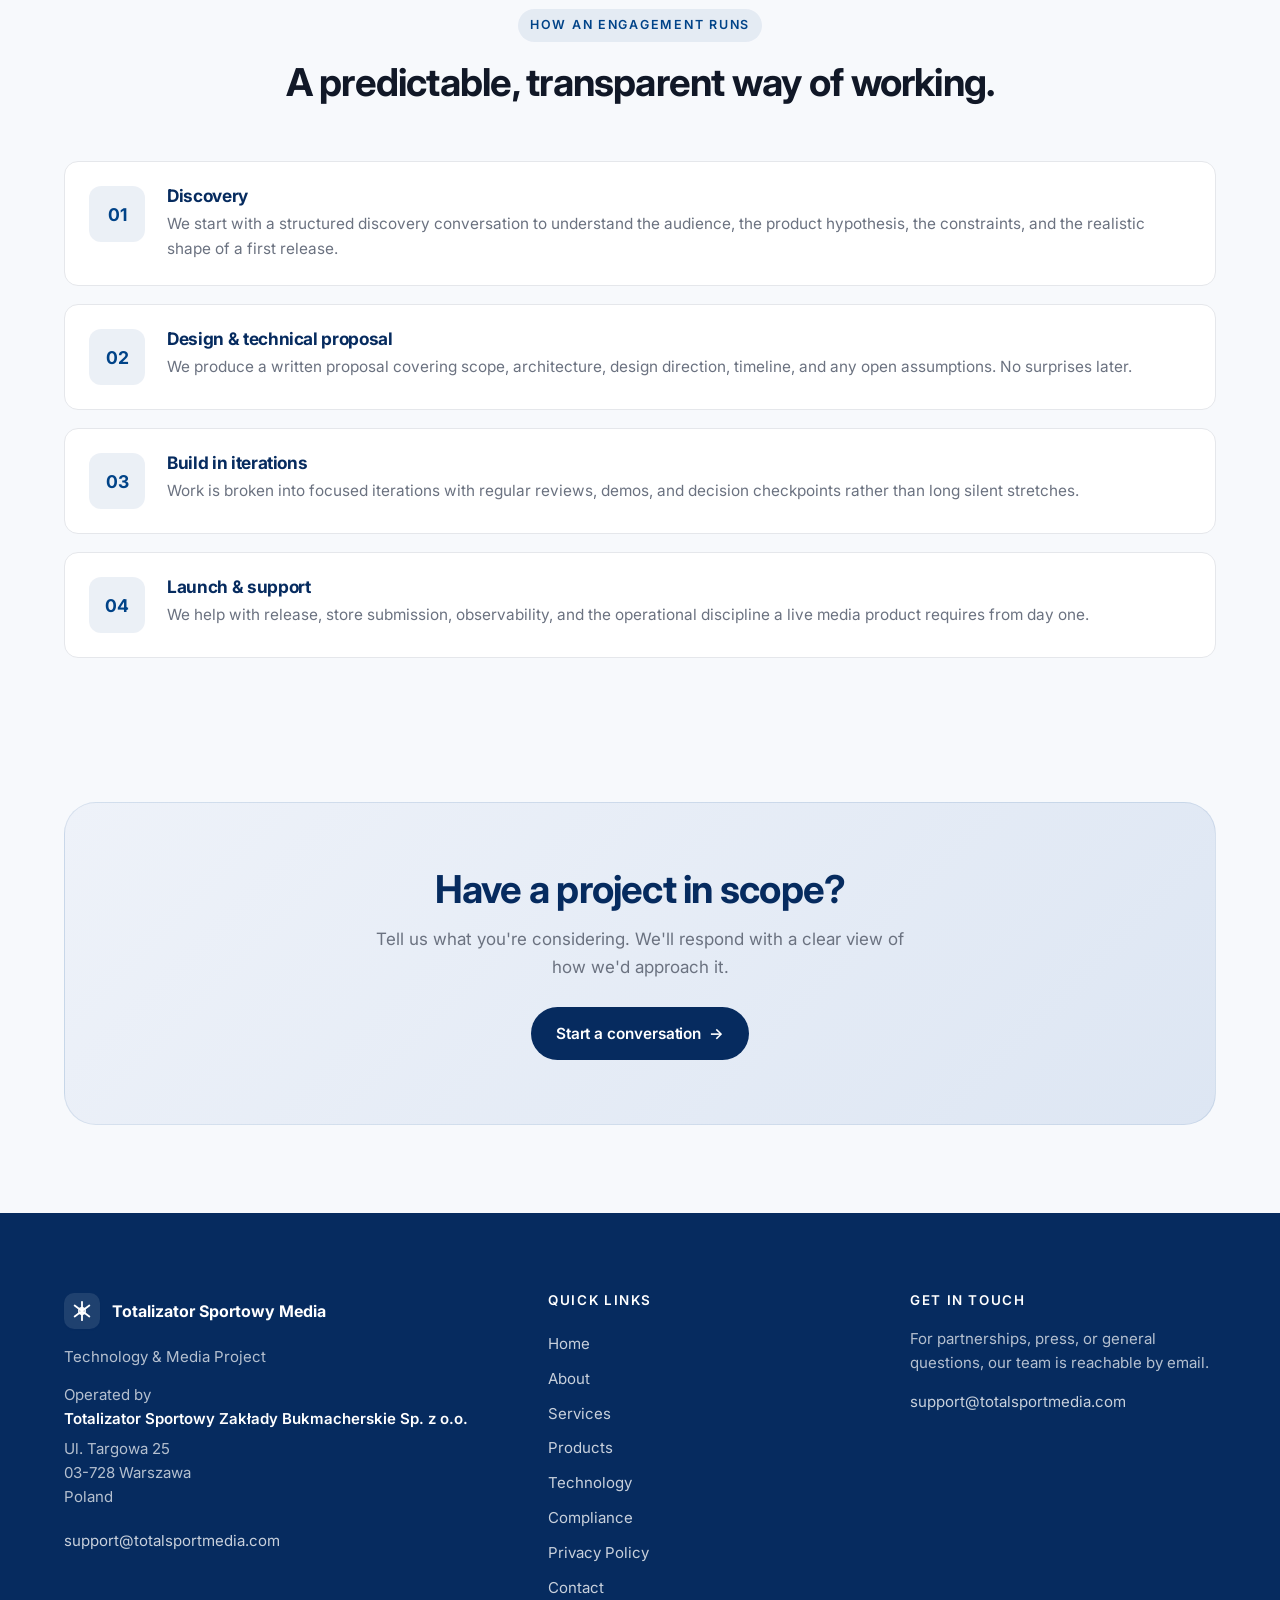
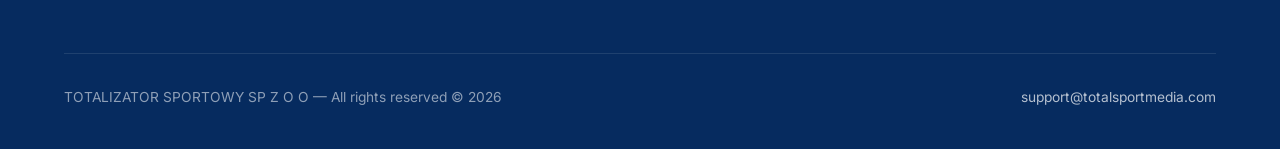
<file: solutions/index.html>
<!DOCTYPE html>
<html lang="en">
<head>
<meta charset="UTF-8">
<meta name="viewport" content="width=device-width, initial-scale=1.0">
<title>Solutions — Totalizator Sportowy Media</title>
<meta name="description" content="Mobile development, digital media platforms, editorial systems, dashboards, product design, and store-submission support from Totalizator Sportowy Media.">
<link rel="preconnect" href="https://fonts.googleapis.com">
<link rel="preconnect" href="https://fonts.gstatic.com" crossorigin>
<link href="https://fonts.googleapis.com/css2?family=Inter:wght@400;500;600;700;800&display=swap" rel="stylesheet">
<link rel="stylesheet" href="/assets/css/style.css">
<link rel="icon" type="image/svg+xml" href="data:image/svg+xml;utf8,<svg xmlns='http://www.w3.org/2000/svg' viewBox='0 0 24 24'><rect width='24' height='24' rx='6' fill='%23062B5F'/><path d='M12 4 L12 20 M5 7 L19 17 M5 17 L19 7' stroke='white' stroke-width='1.8' stroke-linecap='round'/><circle cx='12' cy='12' r='3' stroke='white' stroke-width='1.4' fill='none'/></svg>">
</head>
<body>

<header class="site-header">
  <div class="container header-inner">
    <a href="/" class="brand" aria-label="Totalizator Sportowy Media — Home">
      <span class="brand-mark" aria-hidden="true">
        <svg viewBox="0 0 24 24" fill="none" xmlns="http://www.w3.org/2000/svg">
          <path d="M12 2 L12 22 M4 6 L20 18 M4 18 L20 6" stroke="#fff" stroke-width="2" stroke-linecap="round"/>
          <circle cx="12" cy="12" r="3.5" stroke="#fff" stroke-width="1.6" fill="none"/>
        </svg>
      </span>
      <span class="brand-text">
        <strong>Totalizator Sportowy Media</strong>
        <span>Technology &amp; Media Studio</span>
      </span>
    </a>
    <button class="menu-toggle" type="button" data-menu-toggle aria-expanded="false" aria-controls="main-menu">
      <span class="bars" aria-hidden="true"></span>
      <span>Menu</span>
    </button>
  </div>
</header>

<div class="menu-panel" id="main-menu" data-menu-panel aria-hidden="true" role="dialog" aria-modal="true" aria-label="Site navigation">
  <div class="menu-backdrop" data-menu-backdrop></div>
  <div class="menu-dialog">
    <div class="menu-header">
      <span>Navigation</span>
      <button class="menu-close" type="button" data-menu-close aria-label="Close menu">
        <svg width="16" height="16" viewBox="0 0 16 16" fill="none" xmlns="http://www.w3.org/2000/svg">
          <path d="M3 3 L13 13 M13 3 L3 13" stroke="currentColor" stroke-width="2" stroke-linecap="round"/>
        </svg>
      </button>
    </div>
    <nav class="menu-nav" aria-label="Main">
      <a href="/">Home</a>
      <a href="/company/">Company</a>
      <a href="/solutions/">Solutions</a>
      <a href="/platforms/">Platforms</a>
      <a href="/engineering/">Engineering</a>
      <a href="/standards/">Standards</a>
      <a href="/privacy/">Privacy Policy</a>
      <a href="/contact/">Contact</a>
    </nav>
    <div class="menu-footer">
      <strong>Totalizator Sportowy Media</strong>
      Ul. Targowa 25<br>
      03-728 Warszawa, Poland<br>
      <a href="mailto:support@totalsportmedia.com">support@totalsportmedia.com</a>
    </div>
  </div>
</div>

<main>

  <section class="page-intro">
    <div class="container-narrow">
      <span class="eyebrow">Solutions</span>
      <h1>Professional services for sports media platforms.</h1>
      <p class="lead">From a first mobile release to a multi-surface publishing system, we offer the engineering and design disciplines required to build modern media products end-to-end.</p>
    </div>
  </section>

  <section>
    <div class="container">
      <div class="grid grid-2">
        <article class="card">
          <div class="icon-tile" aria-hidden="true">
            <svg viewBox="0 0 24 24" fill="none"><rect x="6" y="2" width="12" height="20" rx="2.5" stroke="currentColor" stroke-width="1.8"/><line x1="10" y1="18" x2="14" y2="18" stroke="currentColor" stroke-width="1.8" stroke-linecap="round"/></svg>
          </div>
          <h3>Native &amp; cross-platform mobile development</h3>
          <p>iOS and Android applications built with attention to performance, battery life, and the visual standards expected of a modern flagship app. We work with native toolchains and proven cross-platform frameworks depending on the product's needs.</p>
        </article>

        <article class="card">
          <div class="icon-tile" aria-hidden="true">
            <svg viewBox="0 0 24 24" fill="none"><rect x="3" y="4" width="18" height="14" rx="2" stroke="currentColor" stroke-width="1.8"/><line x1="3" y1="9" x2="21" y2="9" stroke="currentColor" stroke-width="1.8"/></svg>
          </div>
          <h3>End-to-end digital media platforms</h3>
          <p>Web and mobile platforms that deliver editorial content to wide audiences &mdash; structured for speed, indexability, and the long-term operational realities of running a media product.</p>
        </article>

        <article class="card">
          <div class="icon-tile" aria-hidden="true">
            <svg viewBox="0 0 24 24" fill="none"><path d="M5 5 H19 V19 H5 Z" stroke="currentColor" stroke-width="1.8"/><path d="M9 9 H15 M9 12 H15 M9 15 H12" stroke="currentColor" stroke-width="1.8" stroke-linecap="round"/></svg>
          </div>
          <h3>Editorial &amp; content aggregation systems</h3>
          <p>News aggregation pipelines, content management surfaces, and editorial dashboards that let teams curate, schedule, and publish across multiple channels from a single source of truth.</p>
        </article>

        <article class="card">
          <div class="icon-tile" aria-hidden="true">
            <svg viewBox="0 0 24 24" fill="none"><path d="M4 18 L9 12 L13 15 L20 6" stroke="currentColor" stroke-width="1.8" stroke-linecap="round" stroke-linejoin="round"/><circle cx="9" cy="12" r="1.4" fill="currentColor"/><circle cx="13" cy="15" r="1.4" fill="currentColor"/></svg>
          </div>
          <h3>Sports data visualisation dashboards</h3>
          <p>Clean, accurate dashboards that present league tables, results, performance charts, and other informational data in a form that's readable both at a glance and in depth.</p>
        </article>

        <article class="card">
          <div class="icon-tile" aria-hidden="true">
            <svg viewBox="0 0 24 24" fill="none"><circle cx="12" cy="12" r="9" stroke="currentColor" stroke-width="1.8"/><path d="M3 12 H21 M12 3 C15 6, 15 18, 12 21 M12 3 C9 6, 9 18, 12 21" stroke="currentColor" stroke-width="1.8"/></svg>
          </div>
          <h3>Product design (UX / UI)</h3>
          <p>Product strategy, information architecture, interface design, and design-systems work. We aim for interfaces that feel familiar on day one and remain usable on day one thousand.</p>
        </article>

        <article class="card">
          <div class="icon-tile" aria-hidden="true">
            <svg viewBox="0 0 24 24" fill="none"><path d="M5 4 H19 V20 H5 Z" stroke="currentColor" stroke-width="1.8"/><path d="M9 12 L11 14 L15 10" stroke="currentColor" stroke-width="1.8" stroke-linecap="round" stroke-linejoin="round"/></svg>
          </div>
          <h3>Mobile store submission &amp; release support</h3>
          <p>Practical assistance preparing apps for submission to major mobile distribution stores &mdash; from store-listing materials to release notes, versioning discipline, and post-launch update planning.</p>
        </article>
      </div>
    </div>
  </section>

  <section class="tight">
    <div class="container">
      <div class="section-head">
        <span class="eyebrow">How an engagement runs</span>
        <h2>A predictable, transparent way of working.</h2>
      </div>

      <div class="steps">
        <div class="step">
          <div>
            <h3>Discovery</h3>
            <p>We start with a structured discovery conversation to understand the audience, the product hypothesis, the constraints, and the realistic shape of a first release.</p>
          </div>
        </div>
        <div class="step">
          <div>
            <h3>Design &amp; technical proposal</h3>
            <p>We produce a written proposal covering scope, architecture, design direction, timeline, and any open assumptions. No surprises later.</p>
          </div>
        </div>
        <div class="step">
          <div>
            <h3>Build in iterations</h3>
            <p>Work is broken into focused iterations with regular reviews, demos, and decision checkpoints rather than long silent stretches.</p>
          </div>
        </div>
        <div class="step">
          <div>
            <h3>Launch &amp; support</h3>
            <p>We help with release, store submission, observability, and the operational discipline a live media product requires from day one.</p>
          </div>
        </div>
      </div>
    </div>
  </section>

  <section>
    <div class="container">
      <div class="cta-block">
        <h2>Have a project in scope?</h2>
        <p>Tell us what you're considering. We'll respond with a clear view of how we'd approach it.</p>
        <a href="/contact/" class="btn btn-primary">Start a conversation <span class="arrow" aria-hidden="true">→</span></a>
      </div>
    </div>
  </section>

</main>

<footer class="site-footer">
  <div class="container">
    <div class="footer-grid">
      <div class="footer-col">
        <div class="footer-brand">
          <span class="brand-mark" aria-hidden="true">
            <svg viewBox="0 0 24 24" fill="none" xmlns="http://www.w3.org/2000/svg">
              <path d="M12 2 L12 22 M4 6 L20 18 M4 18 L20 6" stroke="#fff" stroke-width="2" stroke-linecap="round"/>
              <circle cx="12" cy="12" r="3.5" stroke="#fff" stroke-width="1.6" fill="none"/>
            </svg>
          </span>
          <span>Totalizator Sportowy Media</span>
        </div>
        <p>Technology &amp; Media Project</p>
        <p style="margin-top:14px;">Operated by<br><strong style="color:#fff;font-weight:600;">Totalizator Sportowy Zakłady Bukmacherskie Sp. z o.o.</strong></p>
        <p>Ul. Targowa 25<br>03-728 Warszawa<br>Poland</p>
        <p style="margin-top:14px;"><a href="mailto:support@totalsportmedia.com">support@totalsportmedia.com</a></p>
      </div>
      <div class="footer-col">
        <h4>Quick Links</h4>
        <a href="/">Home</a>
        <a href="/company/">About</a>
        <a href="/solutions/">Services</a>
        <a href="/platforms/">Products</a>
        <a href="/engineering/">Technology</a>
        <a href="/standards/">Compliance</a>
        <a href="/privacy/">Privacy Policy</a>
        <a href="/contact/">Contact</a>
      </div>
      <div class="footer-col">
        <h4>Get in touch</h4>
        <p>For partnerships, press, or general questions, our team is reachable by email.</p>
        <p style="margin-top:10px;"><a href="mailto:support@totalsportmedia.com">support@totalsportmedia.com</a></p>
      </div>
    </div>
    <div class="footer-bottom">
      <span>TOTALIZATOR SPORTOWY SP Z O O &mdash; All rights reserved &copy; 2026</span>
      <a href="mailto:support@totalsportmedia.com">support@totalsportmedia.com</a>
    </div>
  </div>
</footer>

<script src="/assets/js/script.js"></script>
</body>
</html>
</file>
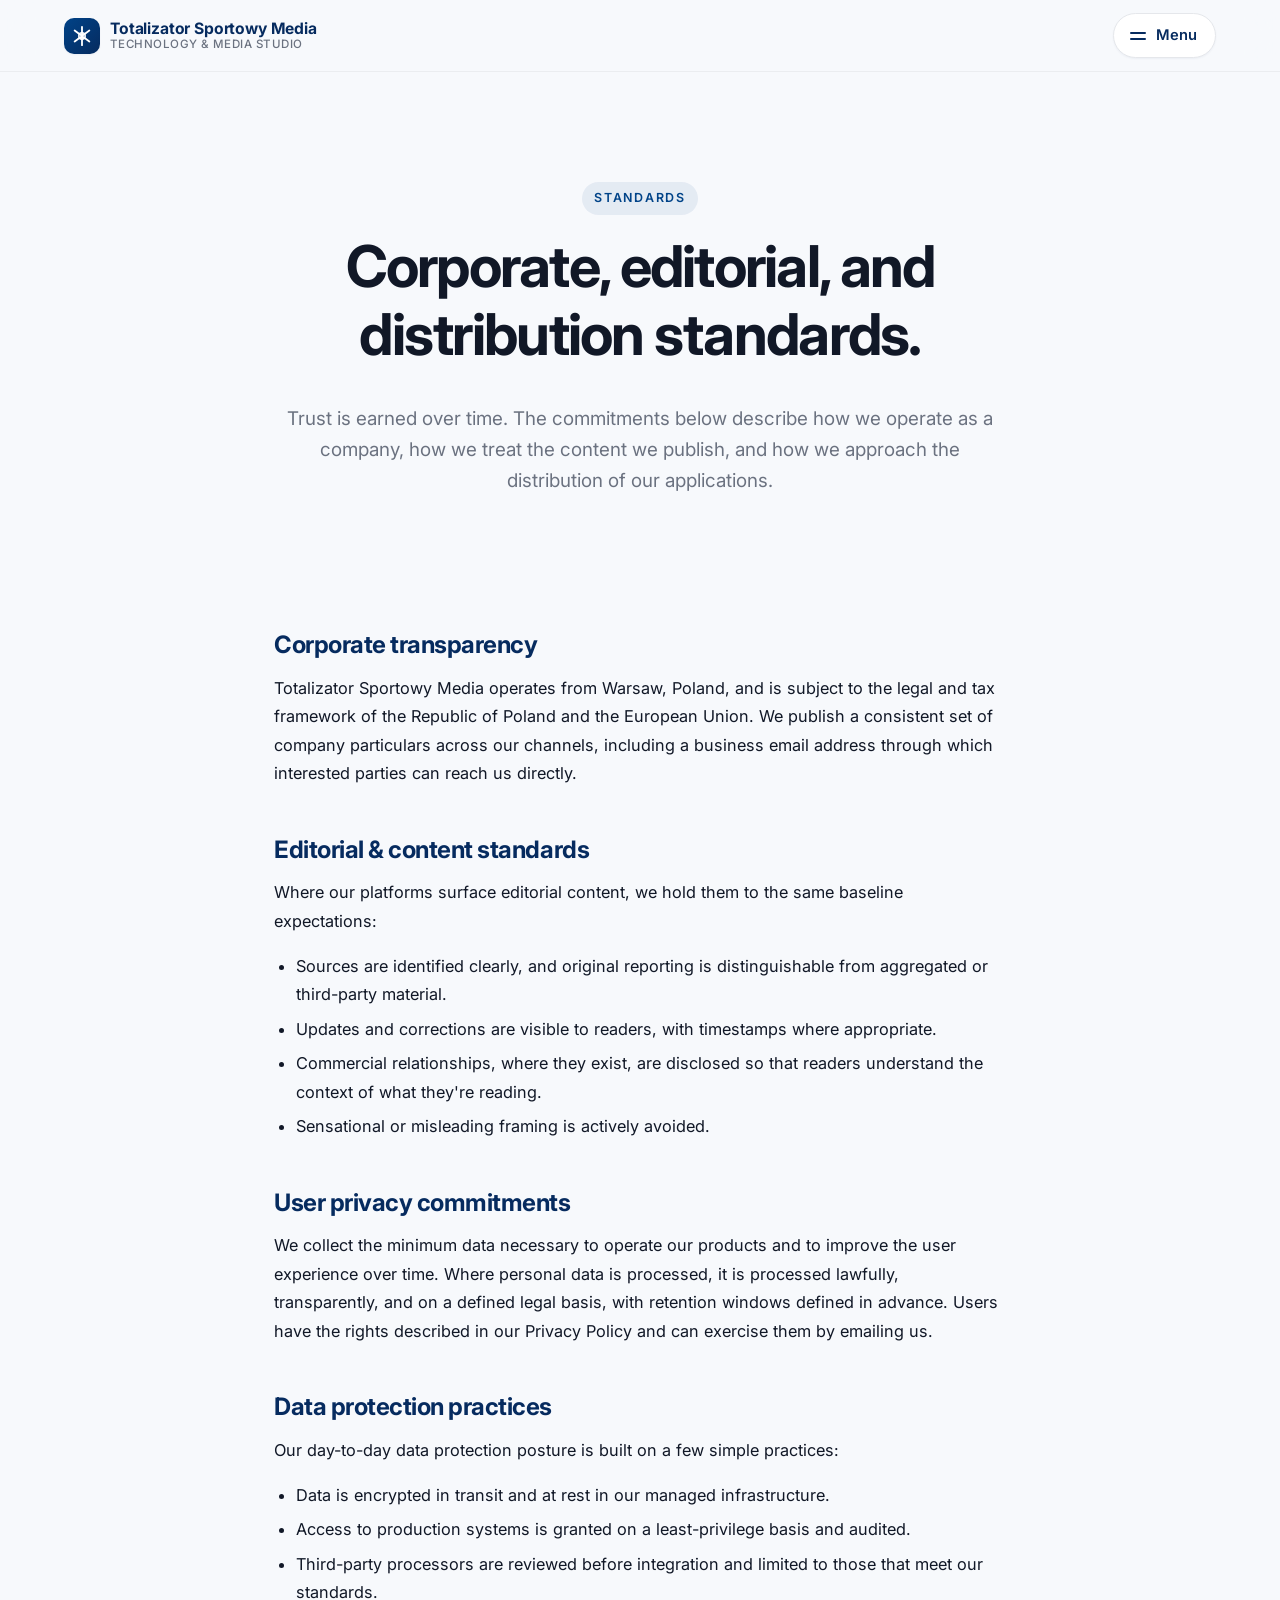
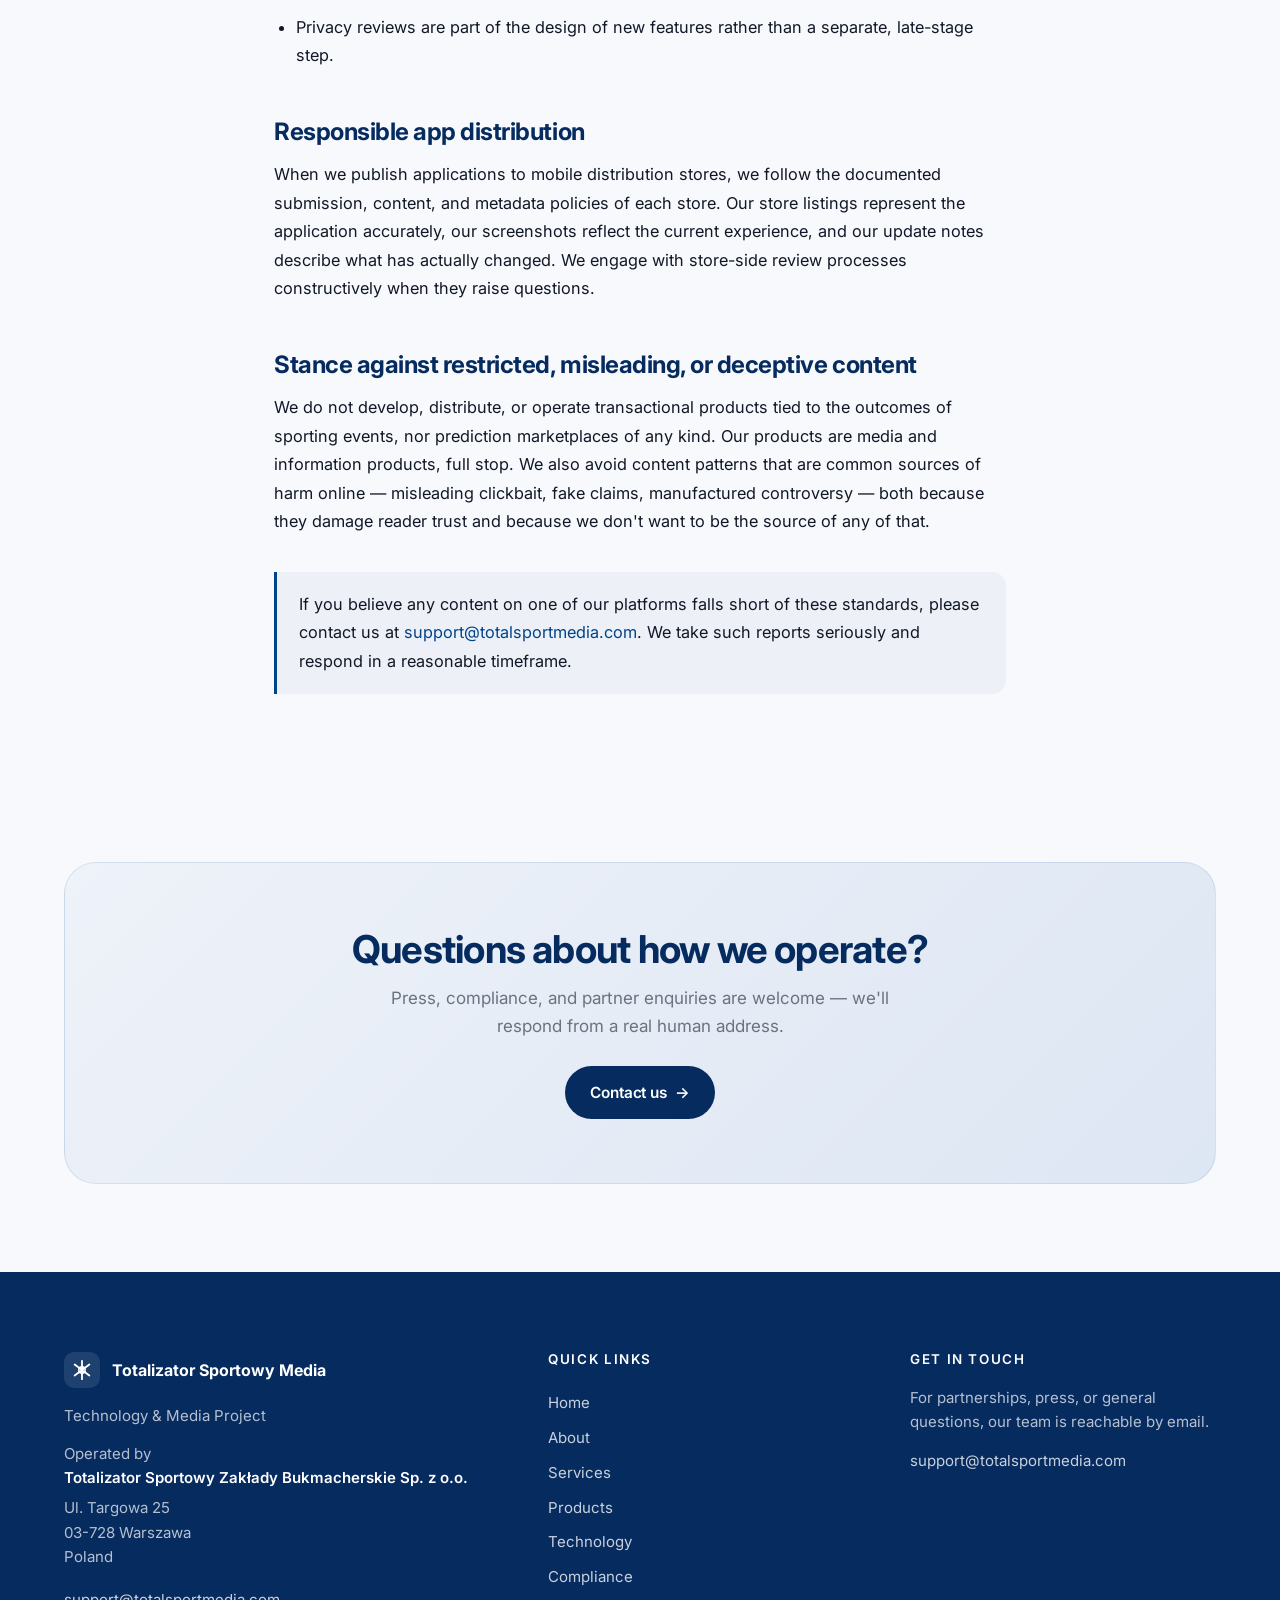
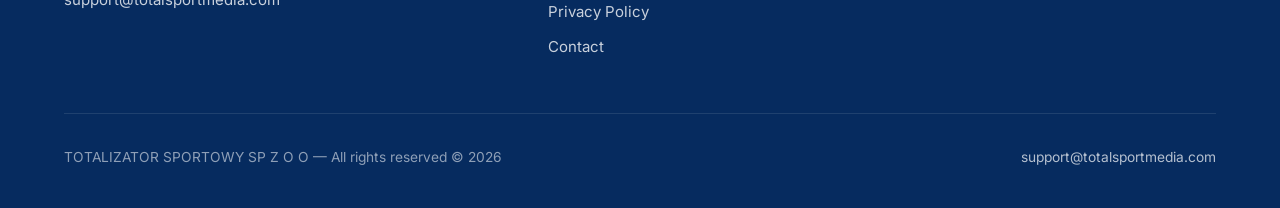
<file: standards/index.html>
<!DOCTYPE html>
<html lang="en">
<head>
<meta charset="UTF-8">
<meta name="viewport" content="width=device-width, initial-scale=1.0">
<title>Standards — Totalizator Sportowy Media</title>
<meta name="description" content="Our corporate, editorial, privacy, data protection, and app distribution standards as a technology and media company.">
<link rel="preconnect" href="https://fonts.googleapis.com">
<link rel="preconnect" href="https://fonts.gstatic.com" crossorigin>
<link href="https://fonts.googleapis.com/css2?family=Inter:wght@400;500;600;700;800&display=swap" rel="stylesheet">
<link rel="stylesheet" href="/assets/css/style.css">
<link rel="icon" type="image/svg+xml" href="data:image/svg+xml;utf8,<svg xmlns='http://www.w3.org/2000/svg' viewBox='0 0 24 24'><rect width='24' height='24' rx='6' fill='%23062B5F'/><path d='M12 4 L12 20 M5 7 L19 17 M5 17 L19 7' stroke='white' stroke-width='1.8' stroke-linecap='round'/><circle cx='12' cy='12' r='3' stroke='white' stroke-width='1.4' fill='none'/></svg>">
</head>
<body>

<header class="site-header">
  <div class="container header-inner">
    <a href="/" class="brand" aria-label="Totalizator Sportowy Media — Home">
      <span class="brand-mark" aria-hidden="true">
        <svg viewBox="0 0 24 24" fill="none" xmlns="http://www.w3.org/2000/svg">
          <path d="M12 2 L12 22 M4 6 L20 18 M4 18 L20 6" stroke="#fff" stroke-width="2" stroke-linecap="round"/>
          <circle cx="12" cy="12" r="3.5" stroke="#fff" stroke-width="1.6" fill="none"/>
        </svg>
      </span>
      <span class="brand-text">
        <strong>Totalizator Sportowy Media</strong>
        <span>Technology &amp; Media Studio</span>
      </span>
    </a>
    <button class="menu-toggle" type="button" data-menu-toggle aria-expanded="false" aria-controls="main-menu">
      <span class="bars" aria-hidden="true"></span>
      <span>Menu</span>
    </button>
  </div>
</header>

<div class="menu-panel" id="main-menu" data-menu-panel aria-hidden="true" role="dialog" aria-modal="true" aria-label="Site navigation">
  <div class="menu-backdrop" data-menu-backdrop></div>
  <div class="menu-dialog">
    <div class="menu-header">
      <span>Navigation</span>
      <button class="menu-close" type="button" data-menu-close aria-label="Close menu">
        <svg width="16" height="16" viewBox="0 0 16 16" fill="none" xmlns="http://www.w3.org/2000/svg">
          <path d="M3 3 L13 13 M13 3 L3 13" stroke="currentColor" stroke-width="2" stroke-linecap="round"/>
        </svg>
      </button>
    </div>
    <nav class="menu-nav" aria-label="Main">
      <a href="/">Home</a>
      <a href="/company/">Company</a>
      <a href="/solutions/">Solutions</a>
      <a href="/platforms/">Platforms</a>
      <a href="/engineering/">Engineering</a>
      <a href="/standards/">Standards</a>
      <a href="/privacy/">Privacy Policy</a>
      <a href="/contact/">Contact</a>
    </nav>
    <div class="menu-footer">
      <strong>Totalizator Sportowy Media</strong>
      Ul. Targowa 25<br>
      03-728 Warszawa, Poland<br>
      <a href="mailto:support@totalsportmedia.com">support@totalsportmedia.com</a>
    </div>
  </div>
</div>

<main>

  <section class="page-intro">
    <div class="container-narrow">
      <span class="eyebrow">Standards</span>
      <h1>Corporate, editorial, and distribution standards.</h1>
      <p class="lead">Trust is earned over time. The commitments below describe how we operate as a company, how we treat the content we publish, and how we approach the distribution of our applications.</p>
    </div>
  </section>

  <section class="tight">
    <div class="container-narrow longform">
      <h2>Corporate transparency</h2>
      <p>Totalizator Sportowy Media operates from Warsaw, Poland, and is subject to the legal and tax framework of the Republic of Poland and the European Union. We publish a consistent set of company particulars across our channels, including a business email address through which interested parties can reach us directly.</p>

      <h2>Editorial &amp; content standards</h2>
      <p>Where our platforms surface editorial content, we hold them to the same baseline expectations:</p>
      <ul>
        <li>Sources are identified clearly, and original reporting is distinguishable from aggregated or third-party material.</li>
        <li>Updates and corrections are visible to readers, with timestamps where appropriate.</li>
        <li>Commercial relationships, where they exist, are disclosed so that readers understand the context of what they're reading.</li>
        <li>Sensational or misleading framing is actively avoided.</li>
      </ul>

      <h2>User privacy commitments</h2>
      <p>We collect the minimum data necessary to operate our products and to improve the user experience over time. Where personal data is processed, it is processed lawfully, transparently, and on a defined legal basis, with retention windows defined in advance. Users have the rights described in our Privacy Policy and can exercise them by emailing us.</p>

      <h2>Data protection practices</h2>
      <p>Our day-to-day data protection posture is built on a few simple practices:</p>
      <ul>
        <li>Data is encrypted in transit and at rest in our managed infrastructure.</li>
        <li>Access to production systems is granted on a least-privilege basis and audited.</li>
        <li>Third-party processors are reviewed before integration and limited to those that meet our standards.</li>
        <li>Privacy reviews are part of the design of new features rather than a separate, late-stage step.</li>
      </ul>

      <h2>Responsible app distribution</h2>
      <p>When we publish applications to mobile distribution stores, we follow the documented submission, content, and metadata policies of each store. Our store listings represent the application accurately, our screenshots reflect the current experience, and our update notes describe what has actually changed. We engage with store-side review processes constructively when they raise questions.</p>

      <h2>Stance against restricted, misleading, or deceptive content</h2>
      <p>We do not develop, distribute, or operate transactional products tied to the outcomes of sporting events, nor prediction marketplaces of any kind. Our products are media and information products, full stop. We also avoid content patterns that are common sources of harm online &mdash; misleading clickbait, fake claims, manufactured controversy &mdash; both because they damage reader trust and because we don't want to be the source of any of that.</p>

      <div class="callout" style="margin-top:36px;">
        <p>If you believe any content on one of our platforms falls short of these standards, please contact us at <a href="mailto:support@totalsportmedia.com">support@totalsportmedia.com</a>. We take such reports seriously and respond in a reasonable timeframe.</p>
      </div>
    </div>
  </section>

  <section>
    <div class="container">
      <div class="cta-block">
        <h2>Questions about how we operate?</h2>
        <p>Press, compliance, and partner enquiries are welcome &mdash; we'll respond from a real human address.</p>
        <a href="/contact/" class="btn btn-primary">Contact us <span class="arrow" aria-hidden="true">→</span></a>
      </div>
    </div>
  </section>

</main>

<footer class="site-footer">
  <div class="container">
    <div class="footer-grid">
      <div class="footer-col">
        <div class="footer-brand">
          <span class="brand-mark" aria-hidden="true">
            <svg viewBox="0 0 24 24" fill="none" xmlns="http://www.w3.org/2000/svg">
              <path d="M12 2 L12 22 M4 6 L20 18 M4 18 L20 6" stroke="#fff" stroke-width="2" stroke-linecap="round"/>
              <circle cx="12" cy="12" r="3.5" stroke="#fff" stroke-width="1.6" fill="none"/>
            </svg>
          </span>
          <span>Totalizator Sportowy Media</span>
        </div>
        <p>Technology &amp; Media Project</p>
        <p style="margin-top:14px;">Operated by<br><strong style="color:#fff;font-weight:600;">Totalizator Sportowy Zakłady Bukmacherskie Sp. z o.o.</strong></p>
        <p>Ul. Targowa 25<br>03-728 Warszawa<br>Poland</p>
        <p style="margin-top:14px;"><a href="mailto:support@totalsportmedia.com">support@totalsportmedia.com</a></p>
      </div>
      <div class="footer-col">
        <h4>Quick Links</h4>
        <a href="/">Home</a>
        <a href="/company/">About</a>
        <a href="/solutions/">Services</a>
        <a href="/platforms/">Products</a>
        <a href="/engineering/">Technology</a>
        <a href="/standards/">Compliance</a>
        <a href="/privacy/">Privacy Policy</a>
        <a href="/contact/">Contact</a>
      </div>
      <div class="footer-col">
        <h4>Get in touch</h4>
        <p>For partnerships, press, or general questions, our team is reachable by email.</p>
        <p style="margin-top:10px;"><a href="mailto:support@totalsportmedia.com">support@totalsportmedia.com</a></p>
      </div>
    </div>
    <div class="footer-bottom">
      <span>TOTALIZATOR SPORTOWY SP Z O O &mdash; All rights reserved &copy; 2026</span>
      <a href="mailto:support@totalsportmedia.com">support@totalsportmedia.com</a>
    </div>
  </div>
</footer>

<script src="/assets/js/script.js"></script>
</body>
</html>
</file>
<file: assets/css/style.css>
/* =========================================================
   Totalizator Sportowy Media — Global Stylesheet
   ========================================================= */

:root {
  --color-primary: #004388;
  --color-deep-navy: #062B5F;
  --color-lavender: #BBC2DC;
  --color-bg: #F7F9FC;
  --color-surface: #FFFFFF;
  --color-text: #111827;
  --color-text-muted: #6B7280;
  --color-border: #E5E7EB;
  --color-accent: #FF7A1A;

  --shadow-sm: 0 1px 2px rgba(6, 43, 95, 0.05);
  --shadow-md: 0 4px 16px rgba(6, 43, 95, 0.08);
  --shadow-lg: 0 20px 50px rgba(6, 43, 95, 0.12);

  --radius-sm: 8px;
  --radius-md: 14px;
  --radius-lg: 22px;
  --radius-xl: 32px;

  --container: 1200px;
  --container-narrow: 920px;

  --font-sans: "Inter", -apple-system, BlinkMacSystemFont, "Segoe UI", Roboto, "Helvetica Neue", Arial, sans-serif;

  --transition: 200ms cubic-bezier(0.4, 0, 0.2, 1);

  --header-height: 72px;
}

* { box-sizing: border-box; }

html { scroll-behavior: smooth; -webkit-text-size-adjust: 100%; }

body {
  margin: 0;
  font-family: var(--font-sans);
  font-size: 17px;
  line-height: 1.65;
  color: var(--color-text);
  background: var(--color-bg);
  -webkit-font-smoothing: antialiased;
  -moz-osx-font-smoothing: grayscale;
}

img, svg { max-width: 100%; display: block; }

a {
  color: var(--color-primary);
  text-decoration: none;
  transition: color var(--transition);
}
a:hover { color: var(--color-deep-navy); }

h1, h2, h3, h4 {
  color: var(--color-text);
  font-weight: 700;
  letter-spacing: -0.02em;
  line-height: 1.18;
  margin: 0 0 0.6em;
}
h1 { font-size: clamp(2.2rem, 4.5vw, 3.6rem); letter-spacing: -0.03em; }
h2 { font-size: clamp(1.7rem, 3vw, 2.4rem); }
h3 { font-size: 1.25rem; }
p  { margin: 0 0 1em; color: var(--color-text); }

.muted { color: var(--color-text-muted); }

.container {
  width: 100%;
  max-width: var(--container);
  margin: 0 auto;
  padding: 0 24px;
}
.container-narrow {
  width: 100%;
  max-width: var(--container-narrow);
  margin: 0 auto;
  padding: 0 24px;
}

/* =========================================================
   HEADER
   ========================================================= */

.site-header {
  position: fixed;
  top: 0; left: 0; right: 0;
  height: var(--header-height);
  z-index: 100;
  background: rgba(247, 249, 252, 0.82);
  backdrop-filter: saturate(180%) blur(16px);
  -webkit-backdrop-filter: saturate(180%) blur(16px);
  border-bottom: 1px solid rgba(229, 231, 235, 0.7);
}
.header-inner {
  height: 100%;
  display: flex;
  align-items: center;
  justify-content: space-between;
}

.brand {
  display: flex;
  align-items: center;
  gap: 10px;
  color: var(--color-deep-navy);
  font-weight: 700;
  letter-spacing: -0.01em;
  font-size: 1.02rem;
}
.brand:hover { color: var(--color-deep-navy); }

.brand-mark {
  width: 36px; height: 36px;
  flex: 0 0 36px;
  display: grid; place-items: center;
  border-radius: 10px;
  background: linear-gradient(135deg, var(--color-primary), var(--color-deep-navy));
  box-shadow: var(--shadow-sm);
}
.brand-mark svg { width: 22px; height: 22px; }

.brand-text {
  display: flex; flex-direction: column;
  line-height: 1.05;
}
.brand-text strong { font-weight: 700; font-size: 0.98rem; }
.brand-text span { font-size: 0.72rem; color: var(--color-text-muted); font-weight: 500; letter-spacing: 0.04em; text-transform: uppercase; }

.menu-toggle {
  appearance: none;
  border: 1px solid var(--color-border);
  background: var(--color-surface);
  padding: 9px 18px 9px 16px;
  border-radius: 999px;
  font: inherit;
  font-size: 0.92rem;
  font-weight: 600;
  color: var(--color-deep-navy);
  cursor: pointer;
  display: inline-flex;
  align-items: center;
  gap: 10px;
  transition: all var(--transition);
  box-shadow: var(--shadow-sm);
}
.menu-toggle:hover { border-color: var(--color-primary); color: var(--color-primary); }
.menu-toggle .bars {
  width: 16px; height: 12px;
  position: relative;
}
.menu-toggle .bars::before,
.menu-toggle .bars::after {
  content: "";
  position: absolute; left: 0; right: 0;
  height: 2px; background: currentColor; border-radius: 2px;
}
.menu-toggle .bars::before { top: 2px; }
.menu-toggle .bars::after  { bottom: 2px; }

/* =========================================================
   FULL-SCREEN MENU PANEL
   ========================================================= */

.menu-panel {
  position: fixed;
  inset: 0;
  z-index: 200;
  visibility: hidden;
  opacity: 0;
  pointer-events: none;
  transition: opacity 300ms ease, visibility 300ms ease;
}
.menu-panel.is-open {
  visibility: visible;
  opacity: 1;
  pointer-events: auto;
}

.menu-backdrop {
  position: absolute; inset: 0;
  background: rgba(6, 43, 95, 0.55);
  backdrop-filter: blur(8px);
  -webkit-backdrop-filter: blur(8px);
}

.menu-dialog {
  position: absolute;
  top: 0; right: 0; bottom: 0;
  width: min(520px, 100%);
  background: var(--color-surface);
  padding: 28px 36px 40px;
  display: flex; flex-direction: column;
  transform: translateX(40px);
  transition: transform 320ms cubic-bezier(0.32, 0.72, 0, 1);
  box-shadow: -30px 0 60px rgba(6, 43, 95, 0.18);
  overflow-y: auto;
}
.menu-panel.is-open .menu-dialog { transform: translateX(0); }

.menu-header {
  display: flex; align-items: center; justify-content: space-between;
  padding-bottom: 22px;
  border-bottom: 1px solid var(--color-border);
}
.menu-header span {
  font-size: 0.78rem;
  font-weight: 600;
  letter-spacing: 0.12em;
  text-transform: uppercase;
  color: var(--color-text-muted);
}
.menu-close {
  appearance: none;
  background: var(--color-bg);
  border: 1px solid var(--color-border);
  width: 38px; height: 38px;
  border-radius: 50%;
  display: grid; place-items: center;
  cursor: pointer;
  color: var(--color-deep-navy);
  transition: all var(--transition);
}
.menu-close:hover { background: var(--color-deep-navy); color: #fff; border-color: var(--color-deep-navy); }

.menu-nav {
  margin: 26px 0;
  display: flex; flex-direction: column;
}
.menu-nav a {
  display: block;
  padding: 14px 0;
  font-size: 1.45rem;
  font-weight: 600;
  letter-spacing: -0.01em;
  color: var(--color-deep-navy);
  border-bottom: 1px solid var(--color-border);
  transition: color var(--transition), padding-left var(--transition);
}
.menu-nav a:hover { color: var(--color-primary); padding-left: 8px; }
.menu-nav a.is-active { color: var(--color-primary); }

.menu-footer {
  margin-top: auto;
  padding-top: 22px;
  border-top: 1px solid var(--color-border);
  color: var(--color-text-muted);
  font-size: 0.9rem;
}
.menu-footer strong { display: block; color: var(--color-deep-navy); margin-bottom: 4px; }

body.menu-open { overflow: hidden; }

/* =========================================================
   PAGE LAYOUT
   ========================================================= */

main { padding-top: var(--header-height); }

section { padding: 88px 0; }
section.tight { padding: 56px 0; }

.eyebrow {
  display: inline-block;
  font-size: 0.78rem;
  font-weight: 600;
  letter-spacing: 0.14em;
  text-transform: uppercase;
  color: var(--color-primary);
  margin-bottom: 18px;
  padding: 6px 12px;
  background: rgba(0, 67, 136, 0.08);
  border-radius: 999px;
}

.section-head { max-width: 720px; margin: 0 auto 56px; text-align: center; }
.section-head p { font-size: 1.1rem; color: var(--color-text-muted); }

.lead {
  font-size: 1.18rem;
  color: var(--color-text-muted);
  line-height: 1.65;
}

/* =========================================================
   HERO
   ========================================================= */

.hero {
  position: relative;
  padding: 120px 0 100px;
  overflow: hidden;
}
.hero::before {
  content: "";
  position: absolute;
  top: -200px; left: 50%;
  width: 900px; height: 900px;
  transform: translateX(-50%);
  background: radial-gradient(circle at center, rgba(0, 67, 136, 0.12), transparent 60%);
  z-index: -1;
}
.hero-inner { max-width: 880px; margin: 0 auto; text-align: center; }
.hero h1 {
  background: linear-gradient(135deg, var(--color-deep-navy) 0%, var(--color-primary) 60%, #2563B0 100%);
  -webkit-background-clip: text; background-clip: text;
  -webkit-text-fill-color: transparent;
  color: var(--color-deep-navy);
}
.hero .lead { max-width: 680px; margin: 0 auto 36px; }

.cta-row {
  display: flex; flex-wrap: wrap; gap: 12px; justify-content: center;
  margin-top: 30px;
}

.btn {
  appearance: none;
  display: inline-flex;
  align-items: center; gap: 8px;
  padding: 13px 24px;
  border-radius: 999px;
  font: inherit;
  font-size: 0.96rem;
  font-weight: 600;
  letter-spacing: -0.005em;
  cursor: pointer;
  transition: all var(--transition);
  border: 1px solid transparent;
}
.btn-primary {
  background: var(--color-deep-navy);
  color: #fff;
}
.btn-primary:hover {
  background: var(--color-primary);
  color: #fff;
  transform: translateY(-1px);
  box-shadow: var(--shadow-md);
}
.btn-secondary {
  background: var(--color-surface);
  color: var(--color-deep-navy);
  border-color: var(--color-border);
}
.btn-secondary:hover {
  border-color: var(--color-primary);
  color: var(--color-primary);
}
.btn .arrow { transition: transform var(--transition); }
.btn:hover .arrow { transform: translateX(3px); }

/* =========================================================
   CARDS / GRIDS
   ========================================================= */

.grid {
  display: grid;
  gap: 24px;
}
.grid-3 { grid-template-columns: repeat(3, 1fr); }
.grid-2 { grid-template-columns: repeat(2, 1fr); }
.grid-4 { grid-template-columns: repeat(4, 1fr); }

.card {
  background: var(--color-surface);
  border: 1px solid var(--color-border);
  border-radius: var(--radius-lg);
  padding: 32px;
  transition: transform var(--transition), box-shadow var(--transition), border-color var(--transition);
}
.card:hover {
  transform: translateY(-4px);
  box-shadow: var(--shadow-md);
  border-color: rgba(0, 67, 136, 0.25);
}
.card h3 {
  font-size: 1.2rem;
  margin-bottom: 10px;
  color: var(--color-deep-navy);
}
.card p { color: var(--color-text-muted); margin: 0; font-size: 0.97rem; line-height: 1.6; }

.icon-tile {
  width: 48px; height: 48px;
  border-radius: 12px;
  display: grid; place-items: center;
  margin-bottom: 22px;
  background: linear-gradient(135deg, rgba(0, 67, 136, 0.1), rgba(0, 67, 136, 0.02));
  color: var(--color-primary);
}
.icon-tile svg { width: 24px; height: 24px; }

/* Reassurance row */
.reassurance {
  background: var(--color-deep-navy);
  color: #fff;
  border-radius: var(--radius-xl);
  padding: 56px 48px;
  margin: 0 auto;
  position: relative;
  overflow: hidden;
}
.reassurance::before {
  content: "";
  position: absolute;
  top: -150px; right: -150px;
  width: 400px; height: 400px;
  border-radius: 50%;
  background: radial-gradient(circle, rgba(0, 67, 136, 0.6), transparent 70%);
}
.reassurance-grid {
  position: relative;
  display: grid;
  grid-template-columns: repeat(3, 1fr);
  gap: 36px;
}
.reassurance h3 { color: #fff; margin-bottom: 8px; font-size: 1.05rem; }
.reassurance p { color: rgba(255, 255, 255, 0.72); font-size: 0.95rem; margin: 0; }

/* =========================================================
   CALL TO ACTION BLOCK
   ========================================================= */

.cta-block {
  text-align: center;
  background: linear-gradient(135deg, #EEF2F9 0%, #DDE6F3 100%);
  border: 1px solid rgba(0, 67, 136, 0.1);
  border-radius: var(--radius-xl);
  padding: 64px 32px;
}
.cta-block h2 { color: var(--color-deep-navy); margin-bottom: 12px; }
.cta-block p { color: var(--color-text-muted); max-width: 540px; margin: 0 auto 26px; }

/* =========================================================
   LISTS / FEATURES
   ========================================================= */

.feature-list {
  list-style: none;
  padding: 0; margin: 0;
  display: grid;
  gap: 14px;
}
.feature-list li {
  display: flex;
  align-items: flex-start;
  gap: 12px;
  font-size: 1rem;
  color: var(--color-text);
}
.feature-list li::before {
  content: "";
  flex: 0 0 20px;
  width: 20px; height: 20px;
  border-radius: 50%;
  background: rgba(0, 67, 136, 0.12) url("data:image/svg+xml;utf8,<svg xmlns='http://www.w3.org/2000/svg' viewBox='0 0 20 20' fill='none' stroke='%23004388' stroke-width='2.5' stroke-linecap='round' stroke-linejoin='round'><polyline points='5 10 9 14 15 7'/></svg>") center / 14px no-repeat;
  margin-top: 3px;
}

/* Two-column content */
.split {
  display: grid;
  grid-template-columns: 1fr 1fr;
  gap: 64px;
  align-items: center;
}
.split-text h2 { margin-bottom: 16px; }
.split-text p { color: var(--color-text-muted); font-size: 1.05rem; }

.callout {
  border-left: 3px solid var(--color-primary);
  background: rgba(0, 67, 136, 0.04);
  padding: 18px 22px;
  border-radius: 0 var(--radius-md) var(--radius-md) 0;
  margin: 24px 0;
}
.callout p { margin: 0; color: var(--color-deep-navy); font-size: 0.96rem; }
.callout strong { color: var(--color-deep-navy); }

/* =========================================================
   PAGE INTRO
   ========================================================= */

.page-intro {
  padding: 110px 0 60px;
  text-align: center;
}
.page-intro .container-narrow { max-width: 780px; }

/* =========================================================
   STATS
   ========================================================= */

.stats {
  display: grid;
  grid-template-columns: repeat(4, 1fr);
  gap: 24px;
  margin: 48px 0 0;
}
.stat {
  background: var(--color-surface);
  border: 1px solid var(--color-border);
  border-radius: var(--radius-md);
  padding: 22px;
  text-align: left;
}
.stat .num {
  font-size: 1.9rem;
  font-weight: 700;
  color: var(--color-deep-navy);
  letter-spacing: -0.02em;
  line-height: 1;
  margin-bottom: 8px;
}
.stat .label { font-size: 0.88rem; color: var(--color-text-muted); }

/* =========================================================
   TIMELINE / STEPS
   ========================================================= */

.steps {
  display: grid;
  gap: 18px;
  counter-reset: step;
}
.step {
  display: grid;
  grid-template-columns: 56px 1fr;
  gap: 22px;
  align-items: flex-start;
  padding: 24px;
  background: var(--color-surface);
  border: 1px solid var(--color-border);
  border-radius: var(--radius-md);
}
.step::before {
  counter-increment: step;
  content: counter(step, decimal-leading-zero);
  font-size: 1.1rem;
  font-weight: 700;
  color: var(--color-primary);
  background: rgba(0, 67, 136, 0.08);
  width: 56px; height: 56px;
  border-radius: 12px;
  display: grid; place-items: center;
}
.step h3 { margin-bottom: 4px; font-size: 1.08rem; color: var(--color-deep-navy); }
.step p { margin: 0; color: var(--color-text-muted); font-size: 0.96rem; }

/* =========================================================
   FAQ ACCORDION
   ========================================================= */

.faq-list {
  display: grid;
  gap: 12px;
}
.faq-item {
  background: var(--color-surface);
  border: 1px solid var(--color-border);
  border-radius: var(--radius-md);
  overflow: hidden;
}
.faq-question {
  width: 100%;
  background: transparent;
  border: 0;
  font: inherit;
  font-size: 1.04rem;
  font-weight: 600;
  color: var(--color-deep-navy);
  padding: 22px 26px;
  text-align: left;
  cursor: pointer;
  display: flex; align-items: center; justify-content: space-between;
  gap: 16px;
}
.faq-question .chev {
  flex: 0 0 24px;
  width: 24px; height: 24px;
  transition: transform var(--transition);
  color: var(--color-text-muted);
}
.faq-item.is-open .faq-question .chev { transform: rotate(180deg); color: var(--color-primary); }

.faq-answer {
  max-height: 0; overflow: hidden;
  transition: max-height 280ms ease;
}
.faq-item.is-open .faq-answer { max-height: 300px; }
.faq-answer-inner {
  padding: 0 26px 22px;
  color: var(--color-text-muted);
  font-size: 0.98rem;
  line-height: 1.65;
}

/* =========================================================
   CONTACT
   ========================================================= */

.contact-grid {
  display: grid;
  grid-template-columns: 1fr 1fr;
  gap: 56px;
  align-items: start;
}
.contact-info-card {
  background: var(--color-surface);
  border: 1px solid var(--color-border);
  border-radius: var(--radius-lg);
  padding: 32px;
}
.contact-info-card dl { margin: 0; display: grid; gap: 22px; }
.contact-info-card dt {
  font-size: 0.78rem;
  font-weight: 600;
  letter-spacing: 0.12em;
  text-transform: uppercase;
  color: var(--color-text-muted);
  margin-bottom: 4px;
}
.contact-info-card dd {
  margin: 0;
  font-size: 1rem;
  color: var(--color-text);
}
.contact-info-card a { font-weight: 600; }

.form-wrap {
  background: var(--color-surface);
  border: 1px solid var(--color-border);
  border-radius: var(--radius-lg);
  padding: 32px;
}
.form-wrap h3 { color: var(--color-deep-navy); }

.field { margin-bottom: 16px; }
.field label {
  display: block;
  font-size: 0.88rem;
  font-weight: 600;
  color: var(--color-deep-navy);
  margin-bottom: 6px;
}
.field input, .field textarea {
  width: 100%;
  font: inherit;
  font-size: 0.98rem;
  padding: 12px 14px;
  border: 1px solid var(--color-border);
  border-radius: var(--radius-sm);
  background: var(--color-bg);
  color: var(--color-text);
  transition: border-color var(--transition), background var(--transition);
}
.field textarea { resize: vertical; min-height: 120px; }
.field input:focus, .field textarea:focus {
  outline: none;
  border-color: var(--color-primary);
  background: #fff;
}
.form-note {
  background: rgba(0, 67, 136, 0.06);
  border: 1px solid rgba(0, 67, 136, 0.15);
  padding: 14px 16px;
  border-radius: var(--radius-sm);
  font-size: 0.92rem;
  color: var(--color-deep-navy);
  margin-top: 8px;
}

/* =========================================================
   PRIVACY / LONG-FORM
   ========================================================= */

.longform { max-width: 780px; margin: 0 auto; }
.longform h2 { font-size: 1.5rem; color: var(--color-deep-navy); margin: 48px 0 14px; }
.longform h2:first-child { margin-top: 0; }
.longform h3 { font-size: 1.08rem; color: var(--color-deep-navy); margin: 24px 0 8px; }
.longform p, .longform li { color: var(--color-text); font-size: 1.02rem; line-height: 1.75; }
.longform ul { padding-left: 22px; margin: 0 0 18px; }
.longform li { margin-bottom: 6px; }
.longform .meta {
  font-size: 0.9rem;
  color: var(--color-text-muted);
  padding-bottom: 32px;
  border-bottom: 1px solid var(--color-border);
  margin-bottom: 40px;
}

/* =========================================================
   FOOTER
   ========================================================= */

.site-footer {
  background: var(--color-deep-navy);
  color: rgba(255, 255, 255, 0.78);
  padding: 80px 0 40px;
  margin-top: 0;
}
.footer-grid {
  display: grid;
  grid-template-columns: 1.4fr 1fr 1fr;
  gap: 56px;
  padding-bottom: 48px;
  border-bottom: 1px solid rgba(255, 255, 255, 0.1);
}
.footer-col h4 {
  color: #fff;
  font-size: 0.84rem;
  letter-spacing: 0.12em;
  text-transform: uppercase;
  margin-bottom: 18px;
  font-weight: 600;
}
.footer-col p { color: rgba(255, 255, 255, 0.7); font-size: 0.94rem; margin: 0 0 6px; line-height: 1.6; }
.footer-col a {
  color: rgba(255, 255, 255, 0.78);
  font-size: 0.94rem;
  display: block;
  padding: 5px 0;
  transition: color var(--transition);
}
.footer-col a:hover { color: #fff; }

.footer-brand {
  display: flex; align-items: center; gap: 12px;
  margin-bottom: 16px;
  color: #fff; font-weight: 700; font-size: 1rem;
}
.footer-brand .brand-mark {
  background: rgba(255, 255, 255, 0.1);
}

.footer-bottom {
  padding-top: 32px;
  display: flex;
  flex-wrap: wrap;
  align-items: center;
  justify-content: space-between;
  gap: 16px;
  font-size: 0.86rem;
  color: rgba(255, 255, 255, 0.55);
}
.footer-bottom a { color: rgba(255, 255, 255, 0.7); }
.footer-bottom a:hover { color: #fff; }

/* =========================================================
   RESPONSIVE
   ========================================================= */

@media (max-width: 980px) {
  .grid-3, .grid-4 { grid-template-columns: repeat(2, 1fr); }
  .split { grid-template-columns: 1fr; gap: 36px; }
  .reassurance-grid { grid-template-columns: 1fr; gap: 28px; }
  .stats { grid-template-columns: repeat(2, 1fr); }
  .contact-grid { grid-template-columns: 1fr; gap: 28px; }
  .footer-grid { grid-template-columns: 1fr 1fr; gap: 36px; }
}

@media (max-width: 640px) {
  body { font-size: 16px; }
  section { padding: 64px 0; }
  .hero { padding: 90px 0 70px; }
  .page-intro { padding: 90px 0 48px; }
  .grid-2, .grid-3, .grid-4 { grid-template-columns: 1fr; }
  .stats { grid-template-columns: 1fr 1fr; }
  .footer-grid { grid-template-columns: 1fr; gap: 36px; padding-bottom: 36px; }
  .menu-dialog { padding: 22px 26px 32px; }
  .menu-nav a { font-size: 1.25rem; padding: 12px 0; }
  .reassurance { padding: 40px 28px; }
  .cta-block { padding: 48px 24px; }
  .brand-text span { display: none; }
}

@media (max-width: 420px) {
  .stats { grid-template-columns: 1fr; }
  .menu-toggle { padding: 8px 14px; font-size: 0.88rem; }
}
</file>
